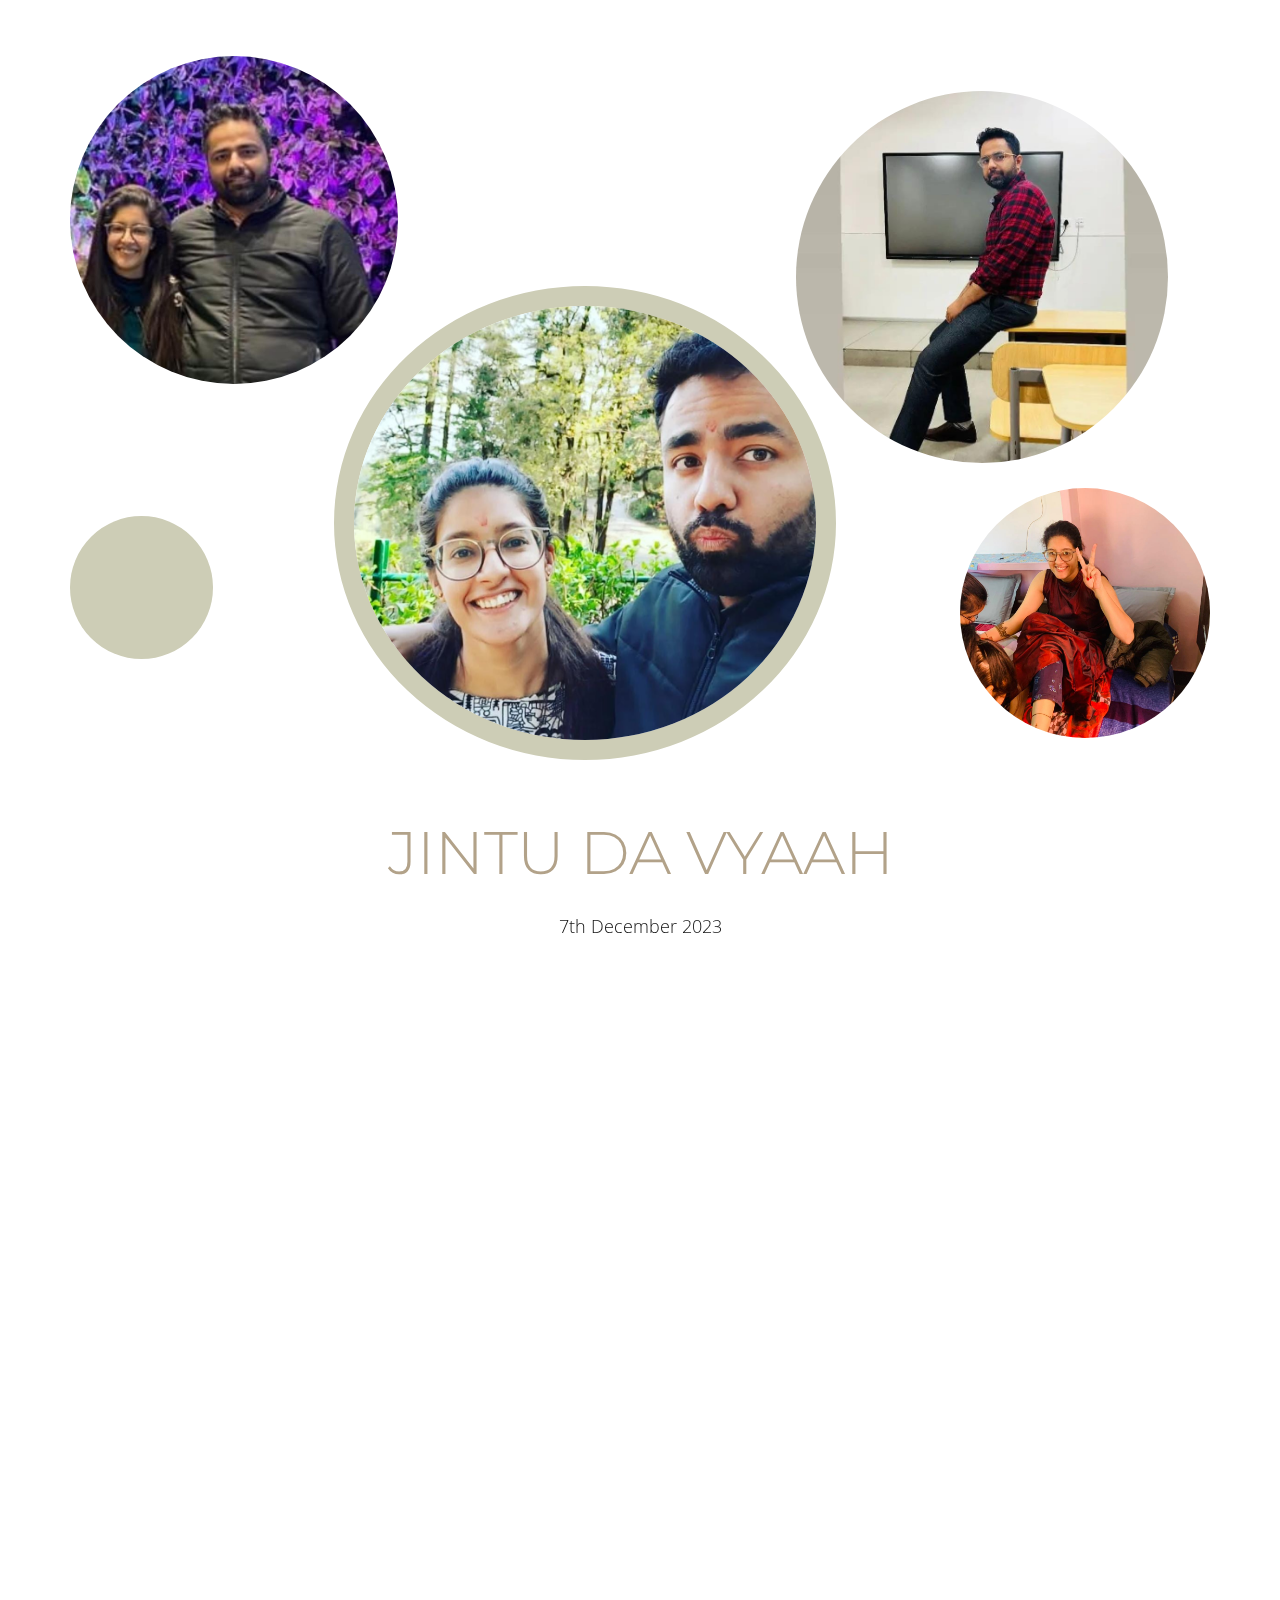
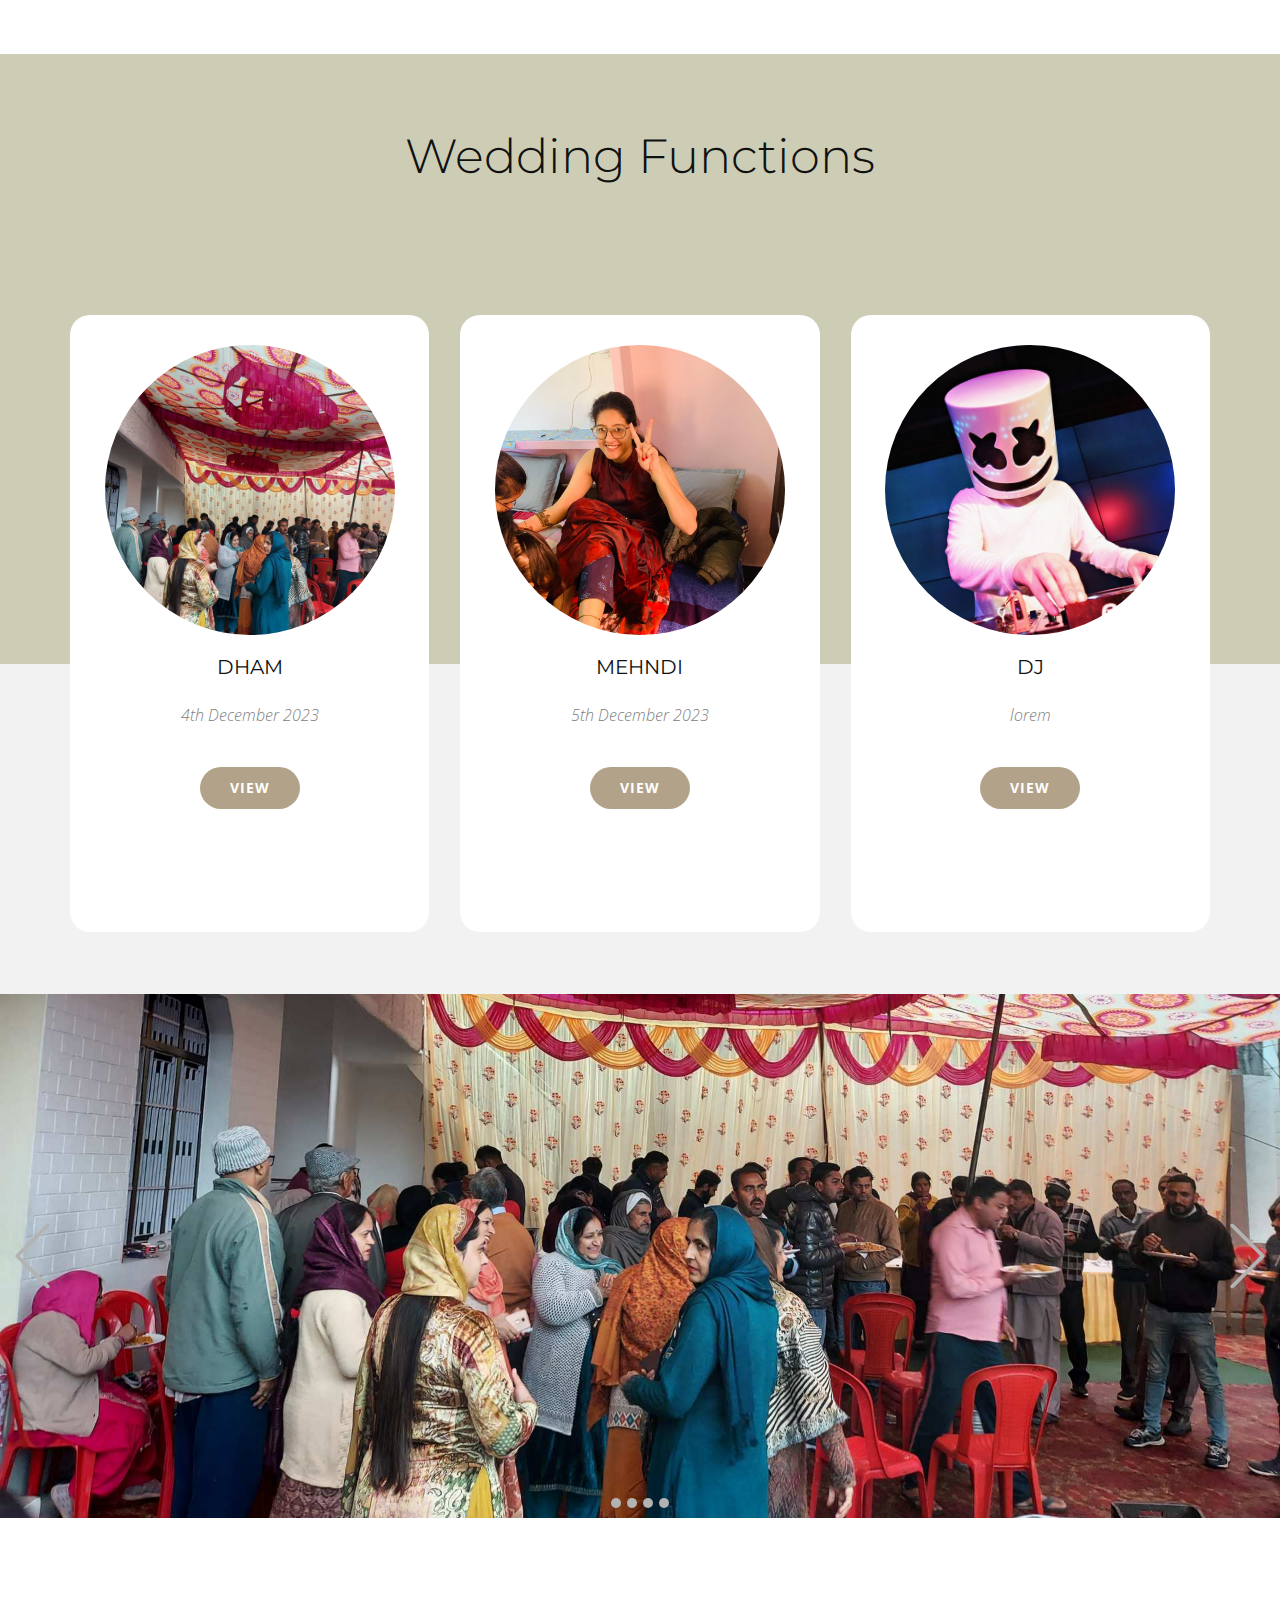
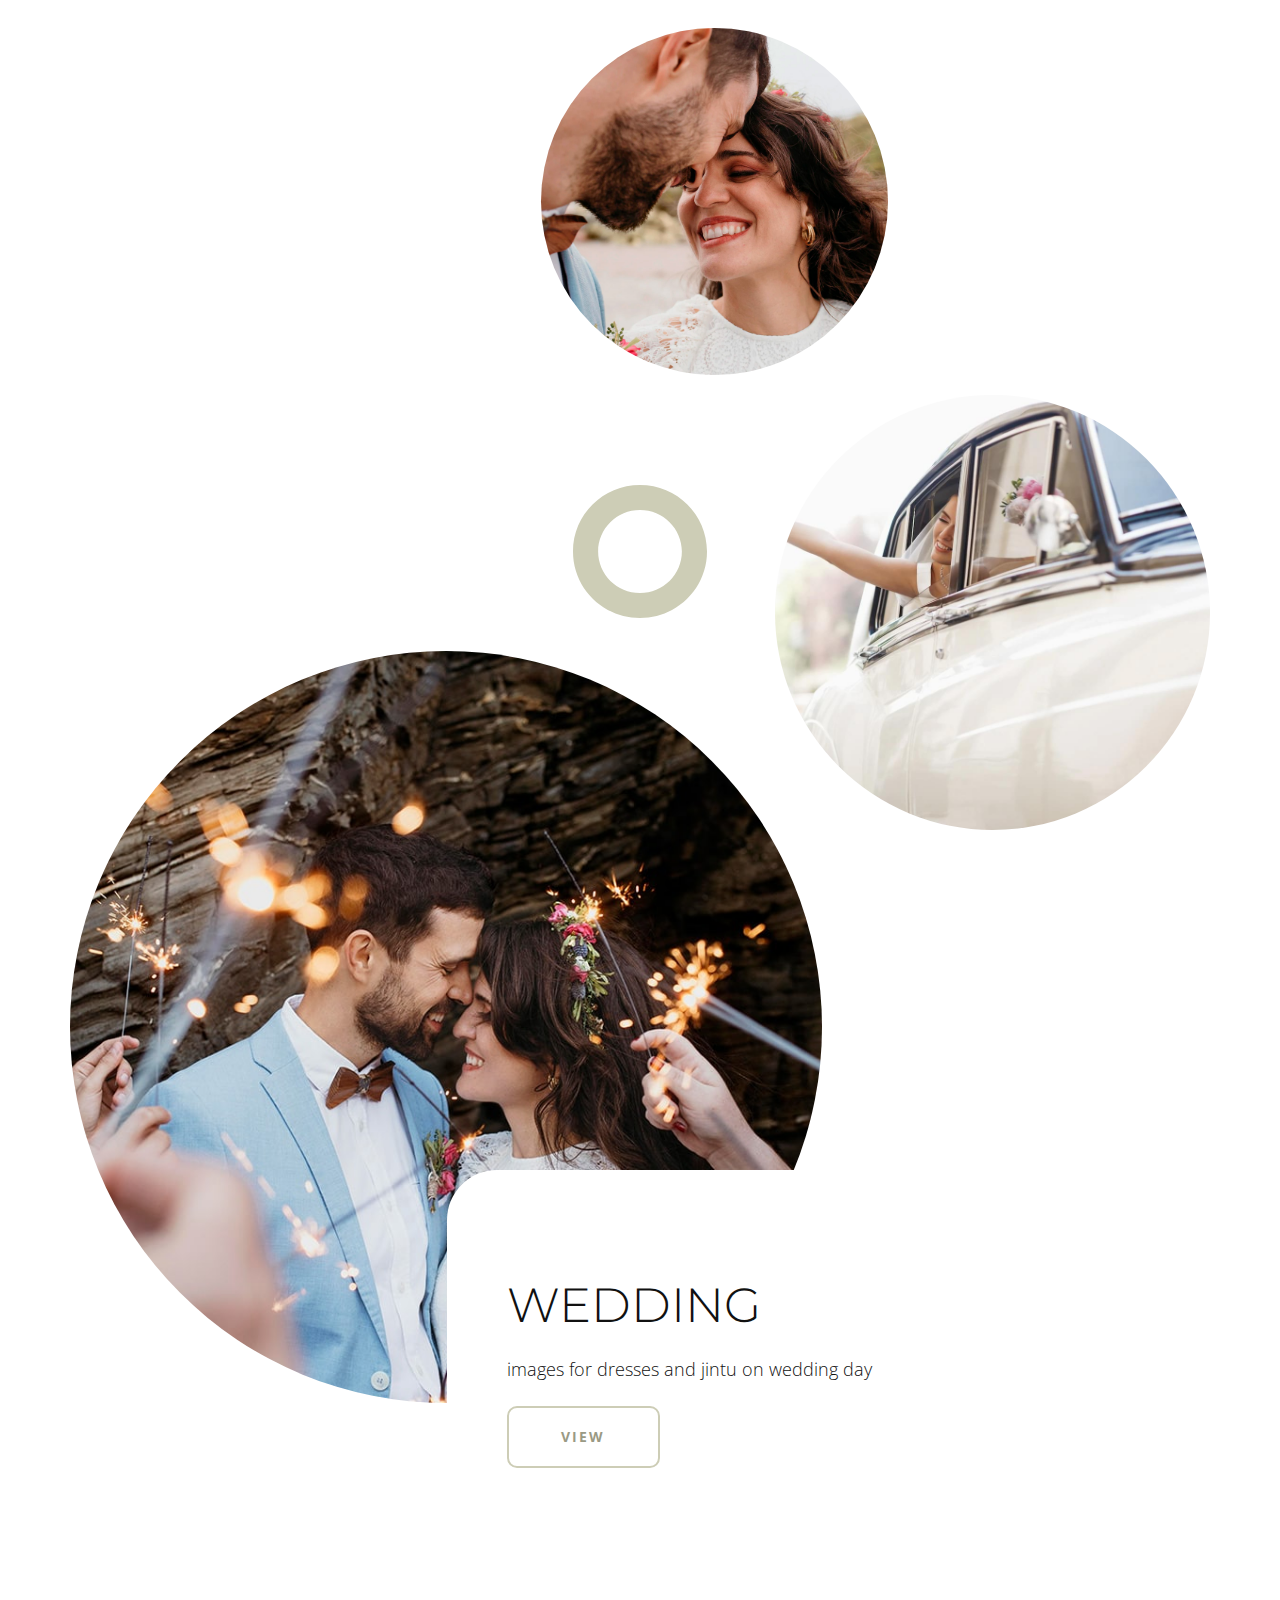
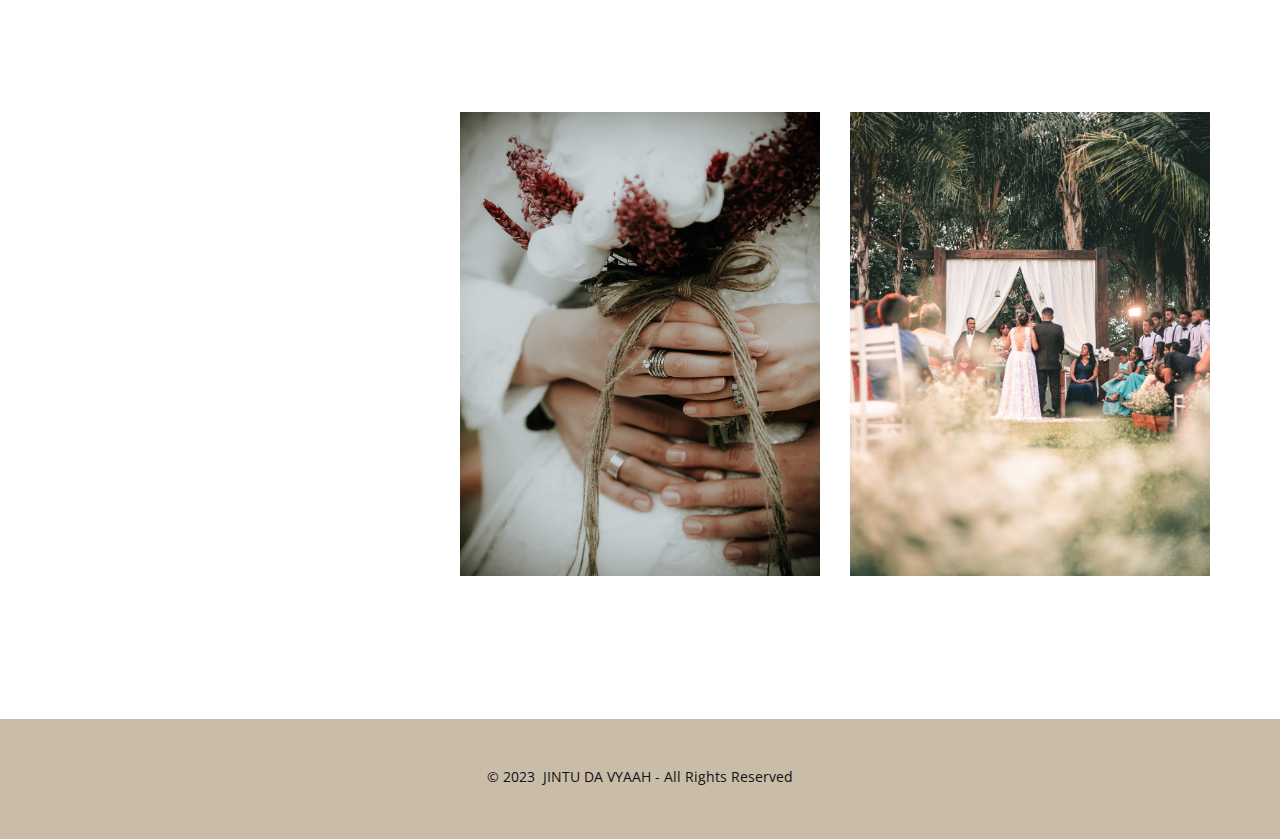
<file: index.html>
<!DOCTYPE html>
<html style="font-size: 16px;" lang="en"><head>
    <meta name="viewport" content="width=device-width, initial-scale=1.0">
    <meta charset="utf-8">
    <meta name="keywords" content="​ Are you dreaming of a romantic wedding?, Top Wedding Planning Tips, ​How to Plan a Wedding, How to Plan a Wedding, ​Trends And Dresses, About Our Agency, ​Find the perfect dress and accessories, ​Join Our Newsletter">
    <meta name="description" content="">
    <title>Home</title>
    <link rel="stylesheet" href="nicepage.css" media="screen">
<link rel="stylesheet" href="Home.css" media="screen">
    <script class="u-script" type="text/javascript" src="jquery.js" defer=""></script>
    <script class="u-script" type="text/javascript" src="nicepage.js" defer=""></script>
    <meta name="generator" content="Nicepage 5.20.7, nicepage.com">
    <link id="u-theme-google-font" rel="stylesheet" href="https://fonts.googleapis.com/css?family=Montserrat:100,100i,200,200i,300,300i,400,400i,500,500i,600,600i,700,700i,800,800i,900,900i|Open+Sans:300,300i,400,400i,500,500i,600,600i,700,700i,800,800i">
    <link id="u-page-google-font" rel="stylesheet" href="https://fonts.googleapis.com/css?family=Montserrat:100,100i,200,200i,300,300i,400,400i,500,500i,600,600i,700,700i,800,800i,900,900i">
    
    
    
    
    
    
    
    
    <script type="application/ld+json">{
		"@context": "http://schema.org",
		"@type": "Organization",
		"name": ""
}</script>
    <meta name="theme-color" content="#b2a289">
    <meta property="og:title" content="Home">
    <meta property="og:type" content="website">
  <meta data-intl-tel-input-cdn-path="intlTelInput/"></head>
  <body data-home-page="Home.html" data-home-page-title="Home" data-path-to-root="./" data-include-products="false" class="u-body u-xl-mode" data-lang="en"> 
    <section class="u-align-center-lg u-align-center-md u-align-center-xl u-align-left-sm u-align-left-xs u-clearfix u-lightbox u-white u-section-1" id="sec-785b">
      <div class="u-clearfix u-sheet u-valign-middle-xs u-sheet-1">
        <div class="u-palette-3-base u-preserve-proportions u-shape u-shape-circle u-shape-1" data-animation-name="customAnimationIn" data-animation-duration="1500" data-animation-delay="0"></div>
        <div class="u-image u-image-circle u-preserve-proportions u-image-1" alt="" data-image-width="842" data-image-height="1600" data-animation-name="customAnimationIn" data-animation-duration="1500"></div>
        <img class="u-image u-image-circle u-image-2" src="images/WhatsAppImage2023-12-05at10.39.11AM.jpeg" alt="" data-image-width="813" data-image-height="802" data-animation-name="customAnimationIn" data-animation-duration="1500">
        <img class="u-border-20 u-border-palette-3-base u-image u-image-circle u-image-3" src="images/WhatsAppImage2023-12-05at10.39.12AM.jpeg" alt="" data-image-width="1065" data-image-height="1082" data-animation-name="customAnimationIn" data-animation-duration="1500" data-animation-delay="250">
        <img class="u-image u-image-circle u-image-4" src="images/WhatsAppImage2023-12-05at10.42.27AM.jpeg" alt="" data-image-width="960" data-image-height="1280" data-animation-name="customAnimationIn" data-animation-duration="1500" data-animation-delay="250">
        <div class="u-align-center u-container-style u-expanded-width-sm u-expanded-width-xs u-group u-shape-rectangle u-group-1" data-animation-name="customAnimationIn" data-animation-duration="1500" data-animation-delay="500">
          <div class="u-container-layout u-valign-top-xs u-container-layout-1">
            <h2 class="u-text u-text-palette-1-base u-text-1"> JINTU DA VYAAH<br>
            </h2>
            <p class="u-text u-text-2">7th December 2023</p>
          </div>
        </div>
      </div>
    </section>
    <section class="u-align-center u-clearfix u-image u-parallax u-shading u-section-2" src="" data-image-width="1620" data-image-height="1080" id="carousel_aeea">
      <div class="u-clearfix u-sheet u-sheet-1"></div>
    </section>
    <section class="u-align-center u-clearfix u-grey-5 u-section-3" id="carousel_c208">
      <div class="u-expanded-width u-palette-3-base u-shape u-shape-rectangle u-shape-1"></div>
      <h2 class="u-text u-text-1">Wedding Functions</h2>
      <div class="u-list u-list-1">
        <div class="u-repeater u-repeater-1">
          <div class="u-align-center u-container-style u-list-item u-radius-20 u-repeater-item u-shape-round u-white u-list-item-1">
            <div class="u-container-layout u-similar-container u-container-layout-1">
              <div alt="" class="u-image u-image-circle u-image-1" data-image-width="4000" data-image-height="3000"></div>
              <h5 class="u-text u-text-2">DHAM</h5>
              <p class="u-text u-text-grey-50 u-text-3">4th December 2023</p>
              <a href="DHAM.html" class="u-btn u-btn-round u-button-style u-hover-palette-1-light-1 u-palette-1-base u-radius-50 u-btn-1">VIEW<br>
              </a>
            </div>
          </div>
          <div class="u-align-center u-container-style u-list-item u-radius-20 u-repeater-item u-shape-round u-video-cover u-white u-list-item-2">
            <div class="u-container-layout u-similar-container u-container-layout-2">
              <div alt="" class="u-image u-image-circle u-image-2" data-image-width="960" data-image-height="1280"></div>
              <h5 class="u-text u-text-4">MEHNDI</h5>
              <p class="u-text u-text-grey-50 u-text-5">5th December 2023</p>
              <a href="MEHNDI.html" class="u-btn u-btn-round u-button-style u-hover-palette-1-light-1 u-palette-1-base u-radius-50 u-btn-2">VIEW</a>
            </div>
          </div>
          <div class="u-align-center u-container-style u-list-item u-radius-20 u-repeater-item u-shape-round u-video-cover u-white u-list-item-3">
            <div class="u-container-layout u-similar-container u-container-layout-3">
              <div alt="" class="u-image u-image-circle u-image-3" data-image-width="1200" data-image-height="630"></div>
              <h5 class="u-text u-text-6">DJ</h5>
              <p class="u-text u-text-grey-50 u-text-7">lorem</p>
              <a href="DJ.html" class="u-btn u-btn-round u-button-style u-hover-palette-1-light-1 u-palette-1-base u-radius-50 u-btn-3">VIEW</a>
            </div>
          </div>
        </div>
      </div>
    </section>
    <section class="u-carousel u-slide u-block-5ad7-1" id="carousel-0bd4" data-interval="2250" data-u-ride="carousel">
      <ol class="u-absolute-hcenter u-carousel-indicators u-block-5ad7-2">
        <li data-u-target="#carousel-0bd4" class="u-active u-grey-30 u-shape-circle" data-u-slide-to="0" style="width: 10px; height: 10px;"></li>
        <li data-u-target="#carousel-0bd4" class="u-grey-30 u-shape-circle" data-u-slide-to="1" style="width: 10px; height: 10px;"></li>
        <li data-u-target="#carousel-0bd4" class="u-grey-30 u-shape-circle" data-u-slide-to="2" style="width: 10px; height: 10px;"></li>
        <li data-u-target="#carousel-0bd4" class="u-grey-30 u-shape-circle" style="width: 10px; height: 10px;" data-u-slide-to="3"></li>
      </ol>
      <div class="u-carousel-inner" role="listbox">
        <div class="u-active u-carousel-item u-clearfix u-container-align-center u-image u-section-4-1" data-image-width="4000" data-image-height="3000">
          <div class="u-clearfix u-sheet u-sheet-1"></div>
        </div>
        <div class="u-carousel-item u-clearfix u-container-align-center u-image u-section-4-2" data-image-width="4000" data-image-height="3000">
          <div class="u-clearfix u-sheet u-sheet-1"></div>
        </div>
        <div class="u-carousel-item u-clearfix u-container-align-center u-image u-section-4-3" data-image-width="4000" data-image-height="3000">
          <div class="u-clearfix u-sheet u-sheet-1"></div>
        </div>
        <div class="u-carousel-item u-clearfix u-container-align-center u-image u-section-4-4" data-image-width="4000" data-image-height="3000">
          <div class="u-clearfix u-sheet u-sheet-1"></div>
        </div>
      </div>
      <a class="u-absolute-vcenter u-carousel-control u-carousel-control-prev u-text-grey-30 u-block-5ad7-3" href="#carousel-0bd4" role="button" data-u-slide="prev">
        <span aria-hidden="true">
          <svg class="u-svg-link" viewBox="0 0 477.175 477.175"><path d="M145.188,238.575l215.5-215.5c5.3-5.3,5.3-13.8,0-19.1s-13.8-5.3-19.1,0l-225.1,225.1c-5.3,5.3-5.3,13.8,0,19.1l225.1,225
                    c2.6,2.6,6.1,4,9.5,4s6.9-1.3,9.5-4c5.3-5.3,5.3-13.8,0-19.1L145.188,238.575z"></path></svg>
        </span>
        <span class="sr-only">Previous</span>
      </a>
      <a class="u-absolute-vcenter u-carousel-control u-carousel-control-next u-text-grey-30 u-block-5ad7-4" href="#carousel-0bd4" role="button" data-u-slide="next">
        <span aria-hidden="true">
          <svg class="u-svg-link" viewBox="0 0 477.175 477.175"><path d="M360.731,229.075l-225.1-225.1c-5.3-5.3-13.8-5.3-19.1,0s-5.3,13.8,0,19.1l215.5,215.5l-215.5,215.5
                    c-5.3,5.3-5.3,13.8,0,19.1c2.6,2.6,6.1,4,9.5,4c3.4,0,6.9-1.3,9.5-4l225.1-225.1C365.931,242.875,365.931,234.275,360.731,229.075z"></path></svg>
        </span>
        <span class="sr-only">Next</span>
      </a>
    </section>
    <section class="u-clearfix u-lightbox u-section-5" id="carousel_f152">
      <div class="u-clearfix u-sheet u-valign-middle-lg u-valign-middle-md u-valign-middle-sm u-sheet-1">
        <div class="u-image u-image-circle u-preserve-proportions u-image-1" data-image-width="1212" data-image-height="920"></div>
        <div class="u-preserve-proportions u-shape u-shape-svg u-text-palette-3-base u-shape-1">
          <svg class="u-svg-link" preserveAspectRatio="none" viewBox="0 0 160 160" style=""><use xmlns:xlink="http://www.w3.org/1999/xlink" xlink:href="#svg-410b"></use></svg>
          <svg class="u-svg-content" viewBox="0 0 160 160" x="0px" y="0px" id="svg-410b" style="enable-background:new 0 0 160 160;"><path d="M80,30c27.6,0,50,22.4,50,50s-22.4,50-50,50s-50-22.4-50-50S52.4,30,80,30 M80,0C35.8,0,0,35.8,0,80s35.8,80,80,80
	s80-35.8,80-80S124.2,0,80,0L80,0z"></path></svg>
        </div>
        <div class="u-palette-3-base u-preserve-proportions u-shape u-shape-circle u-shape-2" data-animation-name="customAnimationIn" data-animation-duration="1500" data-animation-delay="250"></div>
        <div class="u-image u-image-circle u-preserve-proportions u-image-2" data-image-width="800" data-image-height="800"></div>
        <div class="u-image u-image-circle u-preserve-proportions u-image-3" data-image-width="1380" data-image-height="920"></div>
        <div class="u-align-left u-container-style u-expanded-width-sm u-expanded-width-xs u-group u-radius-50 u-shape-round u-white u-group-1">
          <div class="u-container-layout u-container-layout-1">
            <h2 class="u-text u-text-1">WEDDING</h2>
            <p class="u-text u-text-2">images for dresses and jintu on wedding day&nbsp;&nbsp;<i></i>
            </p>
            <a href="mainEVENT.html" class="u-active-palette-3-base u-align-center u-border-2 u-border-active-palette-3-base u-border-hover-palette-3-base u-border-palette-3-base u-btn u-btn-round u-button-style u-hover-palette-3-base u-none u-radius-10 u-text-active-white u-text-hover-white u-text-palette-3-dark-1 u-btn-1" target="_blank" data-animation-name="" data-animation-duration="0" data-animation-delay="0" data-animation-direction="">VIEW</a>
          </div>
        </div>
      </div>
    </section>
    <section class="u-clearfix u-image u-lightbox u-parallax u-shading u-section-6" id="carousel_9504">
      <div class="u-clearfix u-sheet u-sheet-1">
        <div class="data-layout-selected u-clearfix u-expanded-width u-gutter-30 u-layout-wrap u-layout-wrap-1">
          <div class="u-gutter-0 u-layout">
            <div class="u-layout-row">
              <div class="u-container-style u-layout-cell u-right-cell u-size-20 u-layout-cell-1">
                <div class="u-container-layout u-valign-middle u-container-layout-1">
                  <h2 class="u-align-center u-text u-text-1">JINTU K Vyaah Me Aap Ka Swagat H</h2>
                </div>
              </div>
              <div class="u-container-style u-image u-layout-cell u-size-20 u-image-1">
                <div class="u-container-layout u-container-layout-2"></div>
              </div>
              <div class="u-container-style u-image u-layout-cell u-left-cell u-size-20 u-image-2">
                <div class="u-container-layout u-container-layout-3"></div>
              </div>
            </div>
          </div>
        </div>
      </div>
    </section>
    
    
    
    <footer class="u-align-center u-clearfix u-footer u-palette-1-light-1 u-footer" id="sec-0e24"><div class="u-clearfix u-sheet u-sheet-1">
        <p class="u-small-text u-text u-text-variant u-text-1">© 2023&nbsp; JINTU DA VYAAH -&nbsp;All Rights Reserved</p>
      </div></footer>
  <span style="height: 64px; width: 64px; margin-left: 0px; margin-right: auto; margin-top: 0px; right: 20px; bottom: 20px;" class="u-back-to-top u-file-icon u-icon u-opacity u-opacity-85" data-href="#"><img src="images/4342129.png" alt=""></span>
  
</body></html>
</file>
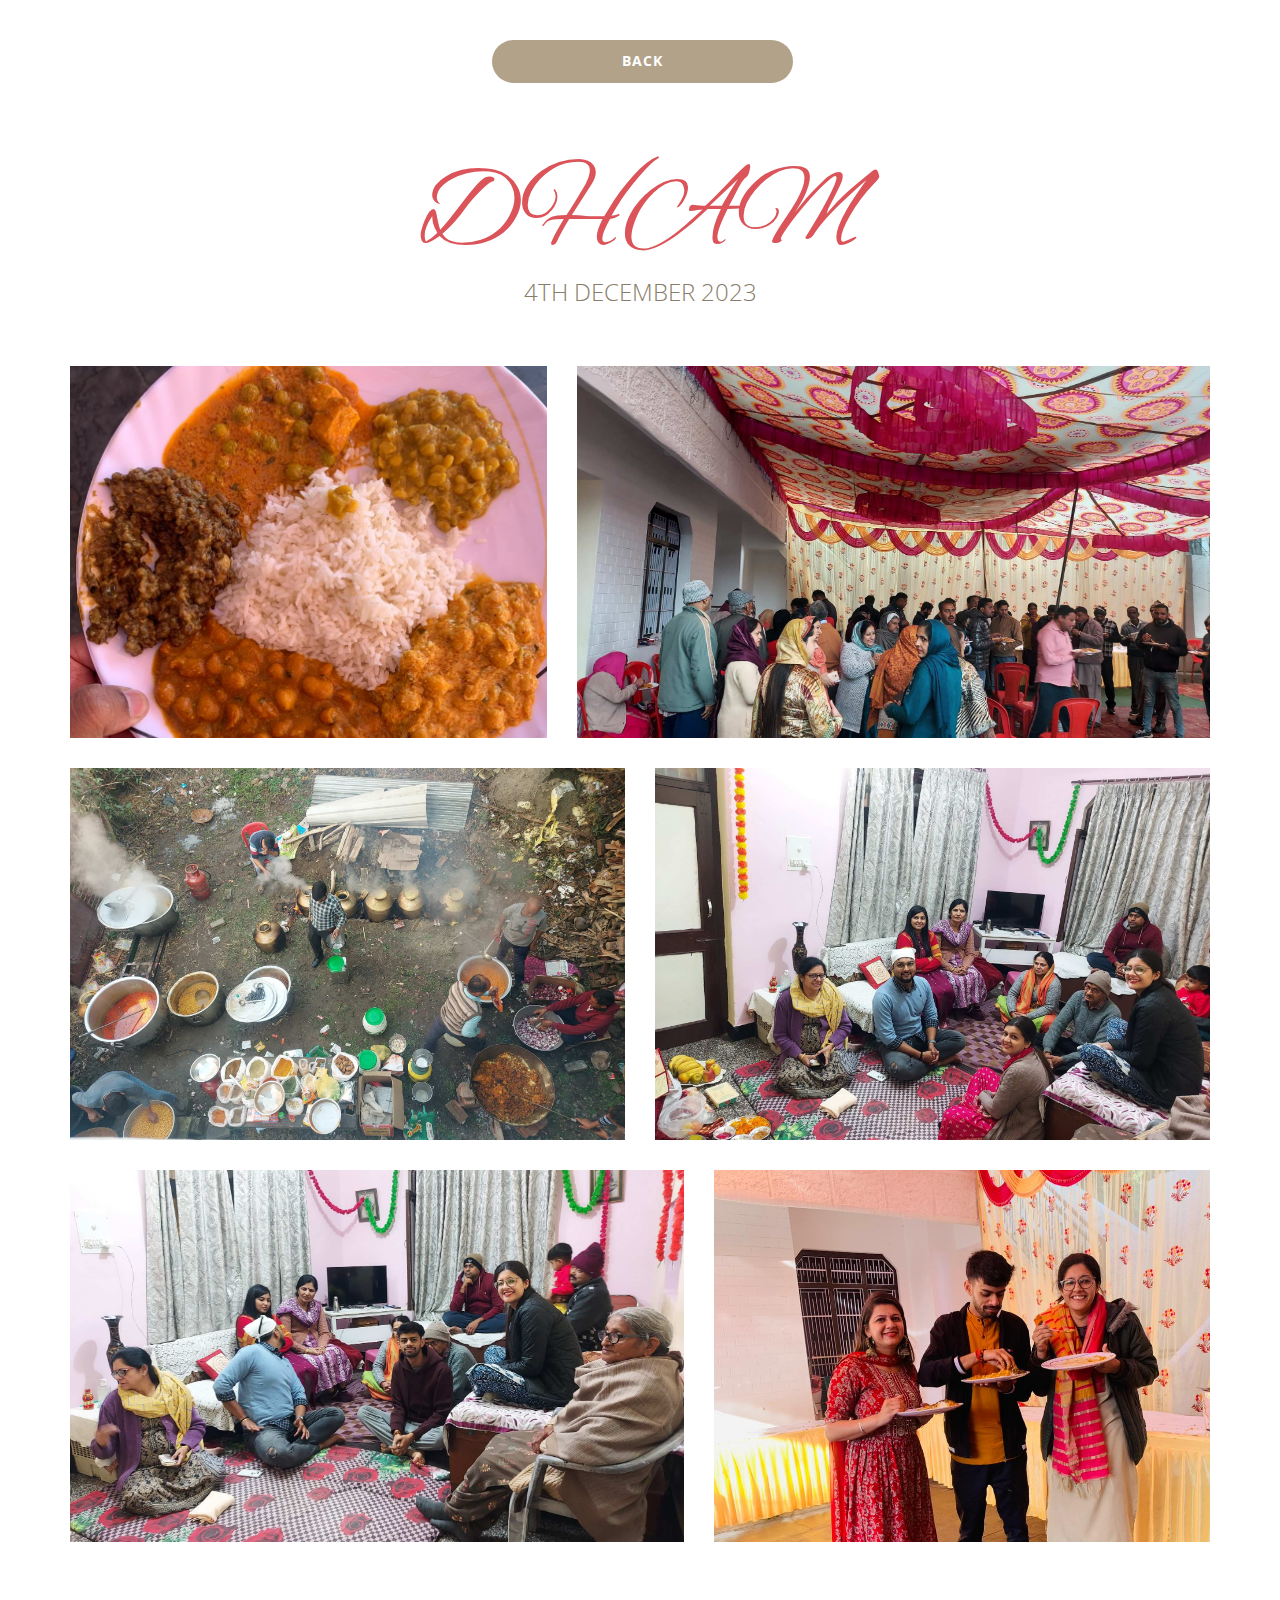
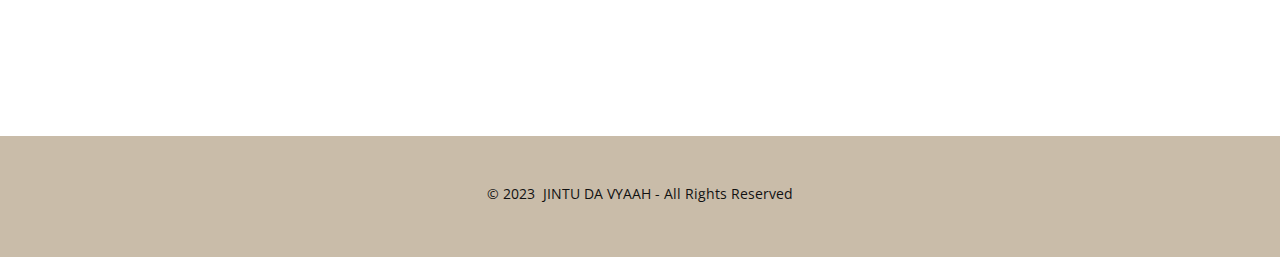
<file: DHAM.html>
<!DOCTYPE html>
<html style="font-size: 16px;" lang="en"><head>
    <meta name="viewport" content="width=device-width, initial-scale=1.0">
    <meta charset="utf-8">
    <meta name="keywords" content="DHAM">
    <meta name="description" content="">
    <title>DHAM</title>
    <link rel="stylesheet" href="nicepage.css" media="screen">
<link rel="stylesheet" href="DHAM.css" media="screen">
    <script class="u-script" type="text/javascript" src="jquery.js" defer=""></script>
    <script class="u-script" type="text/javascript" src="nicepage.js" defer=""></script>
    <meta name="generator" content="Nicepage 5.20.7, nicepage.com">
    <link id="u-theme-google-font" rel="stylesheet" href="https://fonts.googleapis.com/css?family=Montserrat:100,100i,200,200i,300,300i,400,400i,500,500i,600,600i,700,700i,800,800i,900,900i|Open+Sans:300,300i,400,400i,500,500i,600,600i,700,700i,800,800i">
    <link id="u-page-google-font" rel="stylesheet" href="https://fonts.googleapis.com/css?family=Alex+Brush:400">
    
    
    
    <script type="application/ld+json">{
		"@context": "http://schema.org",
		"@type": "Organization",
		"name": ""
}</script>
    <meta name="theme-color" content="#b2a289">
    <meta property="og:title" content="DHAM">
    <meta property="og:type" content="website">
  <meta data-intl-tel-input-cdn-path="intlTelInput/"></head>
  <body data-path-to-root="./" data-include-products="false" class="u-body u-xl-mode" data-lang="en"><header class="u-clearfix u-header u-header" id="sec-c043"><div class="u-clearfix u-sheet u-sheet-1">
        <a href="Home.html" class="u-btn u-btn-round u-button-style u-hover-palette-1-light-1 u-palette-1-base u-radius-50 u-btn-1">BACK</a>
      </div></header>
    <section class="u-align-center u-clearfix u-lightbox u-section-1" id="carousel_7489">
      <div class="u-clearfix u-sheet u-sheet-1">
        <h1 class="u-custom-font u-text u-text-palette-2-base u-text-1">DHAM</h1>
        <p class="u-text u-text-palette-1-dark-1 u-text-2">4TH DECEMBER 2023</p>
        <div class="data-layout-selected u-clearfix u-expanded-width u-gutter-30 u-layout-wrap u-layout-wrap-1">
          <div class="u-gutter-0 u-layout">
            <div class="u-layout-col">
              <div class="u-size-20">
                <div class="u-layout-row">
                  <div class="u-align-center u-container-style u-image u-layout-cell u-left-cell u-size-26 u-image-1" data-image-width="960" data-image-height="1280">
                    <div class="u-container-layout"></div>
                  </div>
                  <div class="u-container-style u-image u-layout-cell u-right-cell u-size-34 u-image-2" data-image-width="4000" data-image-height="3000">
                    <div class="u-container-layout"></div>
                  </div>
                </div>
              </div>
              <div class="u-size-20">
                <div class="u-layout-row">
                  <div class="u-align-center u-container-style u-image u-layout-cell u-left-cell u-size-30 u-image-3" data-image-width="4000" data-image-height="3000">
                    <div class="u-container-layout"></div>
                  </div>
                  <div class="u-container-style u-image u-layout-cell u-right-cell u-size-30 u-image-4" data-image-width="4000" data-image-height="3000">
                    <div class="u-container-layout"></div>
                  </div>
                </div>
              </div>
              <div class="u-size-20">
                <div class="u-layout-row">
                  <div class="u-container-style u-image u-layout-cell u-left-cell u-size-33 u-image-5" data-image-width="4000" data-image-height="3000">
                    <div class="u-container-layout"></div>
                  </div>
                  <div class="u-container-style u-image u-layout-cell u-right-cell u-size-27 u-image-6" data-image-width="960" data-image-height="1280">
                    <div class="u-container-layout"></div>
                  </div>
                </div>
              </div>
            </div>
          </div>
        </div>
      </div>
    </section>
    
    
    
    <footer class="u-align-center u-clearfix u-footer u-palette-1-light-1 u-footer" id="sec-0e24"><div class="u-clearfix u-sheet u-sheet-1">
        <p class="u-small-text u-text u-text-variant u-text-1">© 2023&nbsp; JINTU DA VYAAH -&nbsp;All Rights Reserved</p>
      </div></footer>
<span style="height: 64px; width: 64px; margin-left: 0px; margin-right: auto; margin-top: 0px; right: 20px; bottom: 20px;" class="u-back-to-top u-file-icon u-icon u-opacity u-opacity-85" data-href="#"><img src="images/4342129.png" alt=""></span>
  
</body></html>
</file>
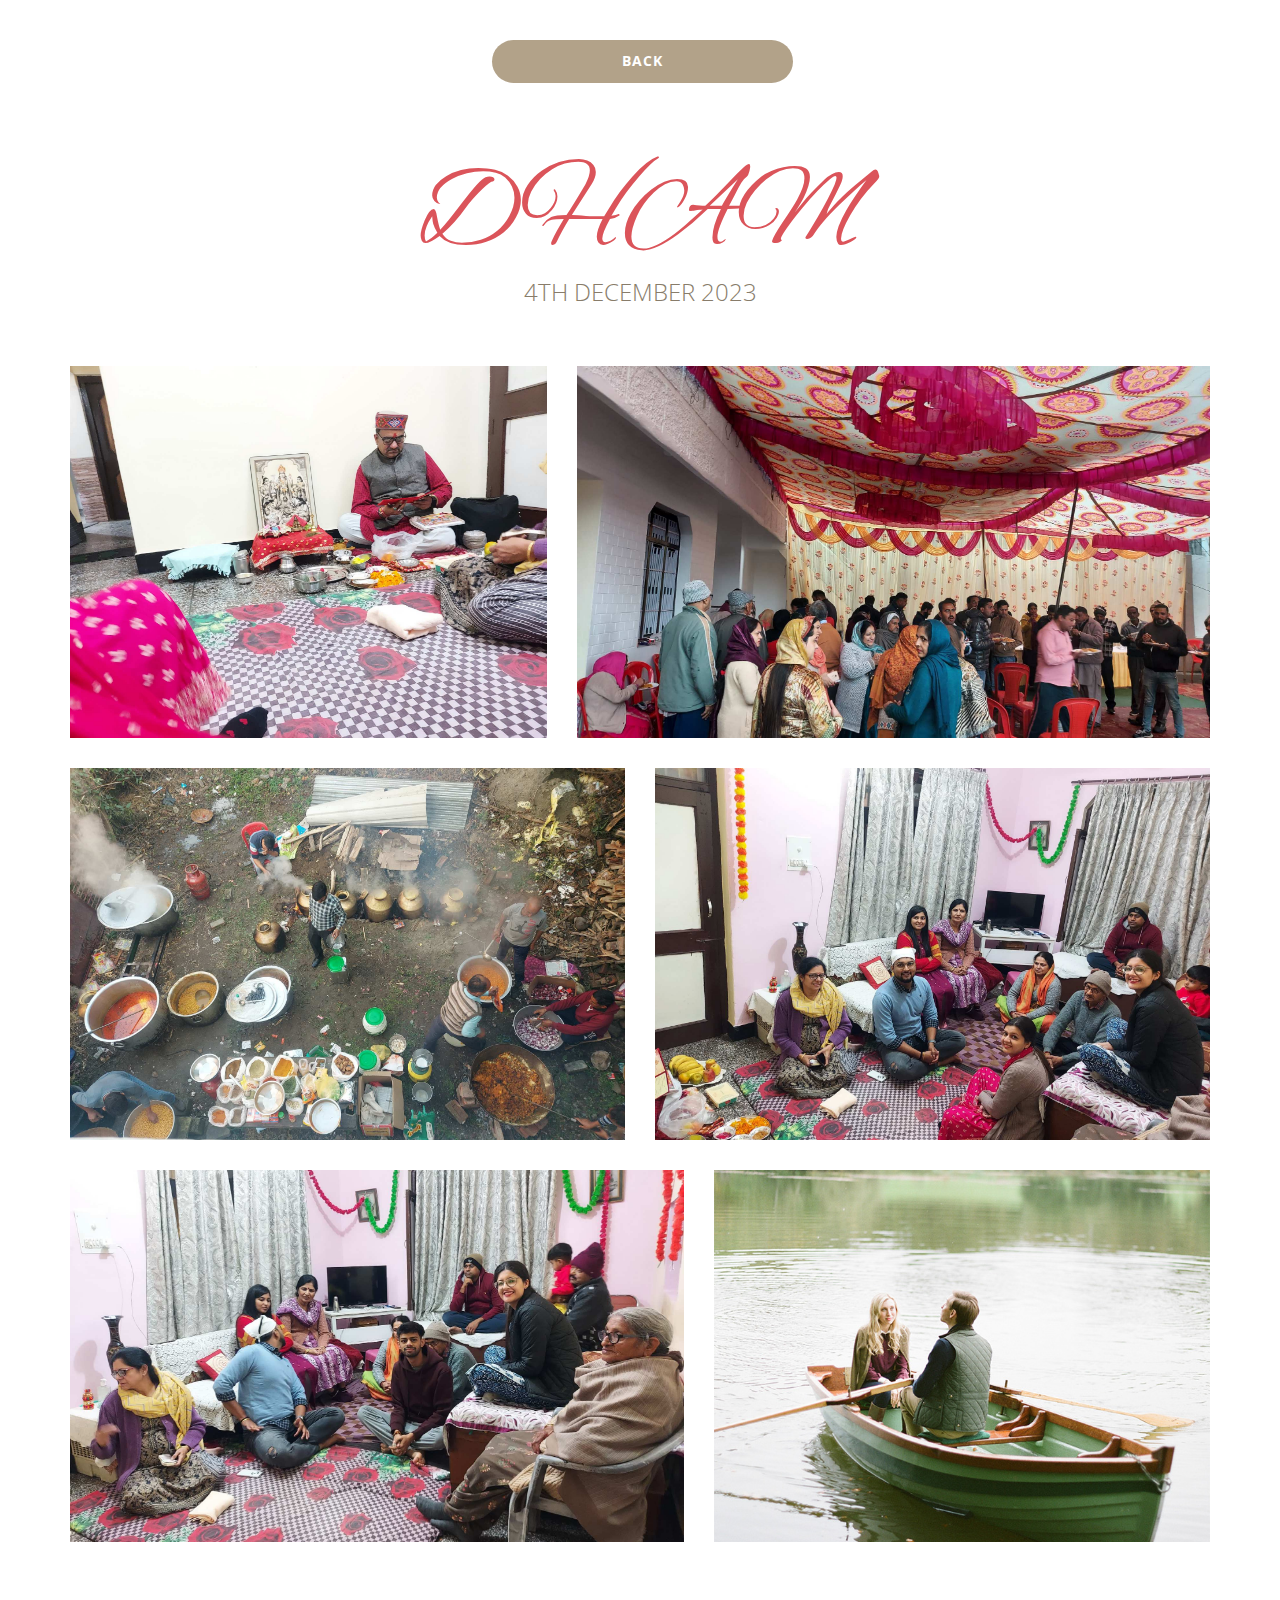
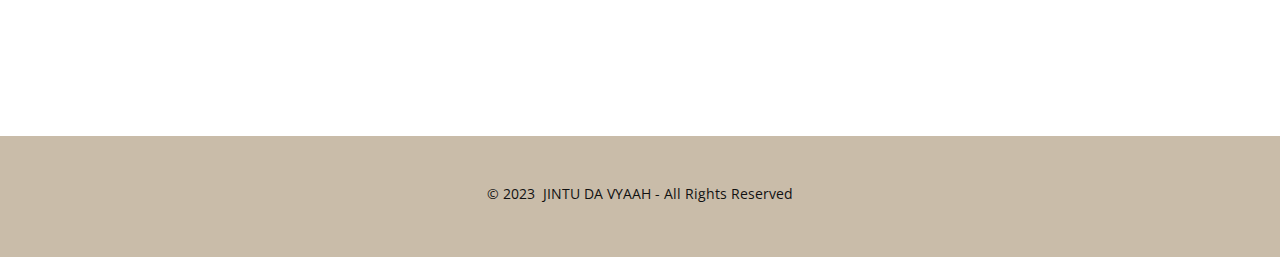
<file: DJ.html>
<!DOCTYPE html>
<html style="font-size: 16px;" lang="en"><head>
    <meta name="viewport" content="width=device-width, initial-scale=1.0">
    <meta charset="utf-8">
    <meta name="keywords" content="DHAM">
    <meta name="description" content="">
    <title>DJ</title>
    <link rel="stylesheet" href="nicepage.css" media="screen">
<link rel="stylesheet" href="DJ.css" media="screen">
    <script class="u-script" type="text/javascript" src="jquery.js" defer=""></script>
    <script class="u-script" type="text/javascript" src="nicepage.js" defer=""></script>
    <meta name="generator" content="Nicepage 5.20.7, nicepage.com">
    <link id="u-theme-google-font" rel="stylesheet" href="https://fonts.googleapis.com/css?family=Montserrat:100,100i,200,200i,300,300i,400,400i,500,500i,600,600i,700,700i,800,800i,900,900i|Open+Sans:300,300i,400,400i,500,500i,600,600i,700,700i,800,800i">
    <link id="u-page-google-font" rel="stylesheet" href="https://fonts.googleapis.com/css?family=Alex+Brush:400">
    
    
    
    <script type="application/ld+json">{
		"@context": "http://schema.org",
		"@type": "Organization",
		"name": ""
}</script>
    <meta name="theme-color" content="#b2a289">
    <meta property="og:title" content="DJ">
    <meta property="og:type" content="website">
  <meta data-intl-tel-input-cdn-path="intlTelInput/"></head>
  <body data-path-to-root="./" data-include-products="false" class="u-body u-xl-mode" data-lang="en"><header class="u-clearfix u-header u-header" id="sec-c043"><div class="u-clearfix u-sheet u-sheet-1">
        <a href="Home.html" class="u-btn u-btn-round u-button-style u-hover-palette-1-light-1 u-palette-1-base u-radius-50 u-btn-1">BACK</a>
      </div></header>
    <section class="u-align-center u-clearfix u-lightbox u-section-1" id="carousel_7489">
      <div class="u-clearfix u-sheet u-sheet-1">
        <h1 class="u-custom-font u-text u-text-palette-2-base u-text-1">DHAM</h1>
        <p class="u-text u-text-palette-1-dark-1 u-text-2">4TH DECEMBER 2023</p>
        <div class="data-layout-selected u-clearfix u-expanded-width u-gutter-30 u-layout-wrap u-layout-wrap-1">
          <div class="u-gutter-0 u-layout">
            <div class="u-layout-col">
              <div class="u-size-20">
                <div class="u-layout-row">
                  <div class="u-align-center u-container-style u-image u-layout-cell u-left-cell u-size-26 u-image-1" data-image-width="4000" data-image-height="3000">
                    <div class="u-container-layout"></div>
                  </div>
                  <div class="u-container-style u-image u-layout-cell u-right-cell u-size-34 u-image-2" data-image-width="4000" data-image-height="3000">
                    <div class="u-container-layout"></div>
                  </div>
                </div>
              </div>
              <div class="u-size-20">
                <div class="u-layout-row">
                  <div class="u-align-center u-container-style u-image u-layout-cell u-left-cell u-size-30 u-image-3" data-image-width="4000" data-image-height="3000">
                    <div class="u-container-layout"></div>
                  </div>
                  <div class="u-container-style u-image u-layout-cell u-right-cell u-size-30 u-image-4" data-image-width="4000" data-image-height="3000">
                    <div class="u-container-layout"></div>
                  </div>
                </div>
              </div>
              <div class="u-size-20">
                <div class="u-layout-row">
                  <div class="u-container-style u-image u-layout-cell u-left-cell u-size-33 u-image-5" data-image-width="4000" data-image-height="3000">
                    <div class="u-container-layout"></div>
                  </div>
                  <div class="u-container-style u-image u-layout-cell u-right-cell u-size-27 u-image-6">
                    <div class="u-container-layout"></div>
                  </div>
                </div>
              </div>
            </div>
          </div>
        </div>
      </div>
    </section>
    
    
    
    <footer class="u-align-center u-clearfix u-footer u-palette-1-light-1 u-footer" id="sec-0e24"><div class="u-clearfix u-sheet u-sheet-1">
        <p class="u-small-text u-text u-text-variant u-text-1">© 2023&nbsp; JINTU DA VYAAH -&nbsp;All Rights Reserved</p>
      </div></footer>
<span style="height: 64px; width: 64px; margin-left: 0px; margin-right: auto; margin-top: 0px; right: 20px; bottom: 20px;" class="u-back-to-top u-file-icon u-icon u-opacity u-opacity-85" data-href="#"><img src="images/4342129.png" alt=""></span>
  
</body></html>
</file>
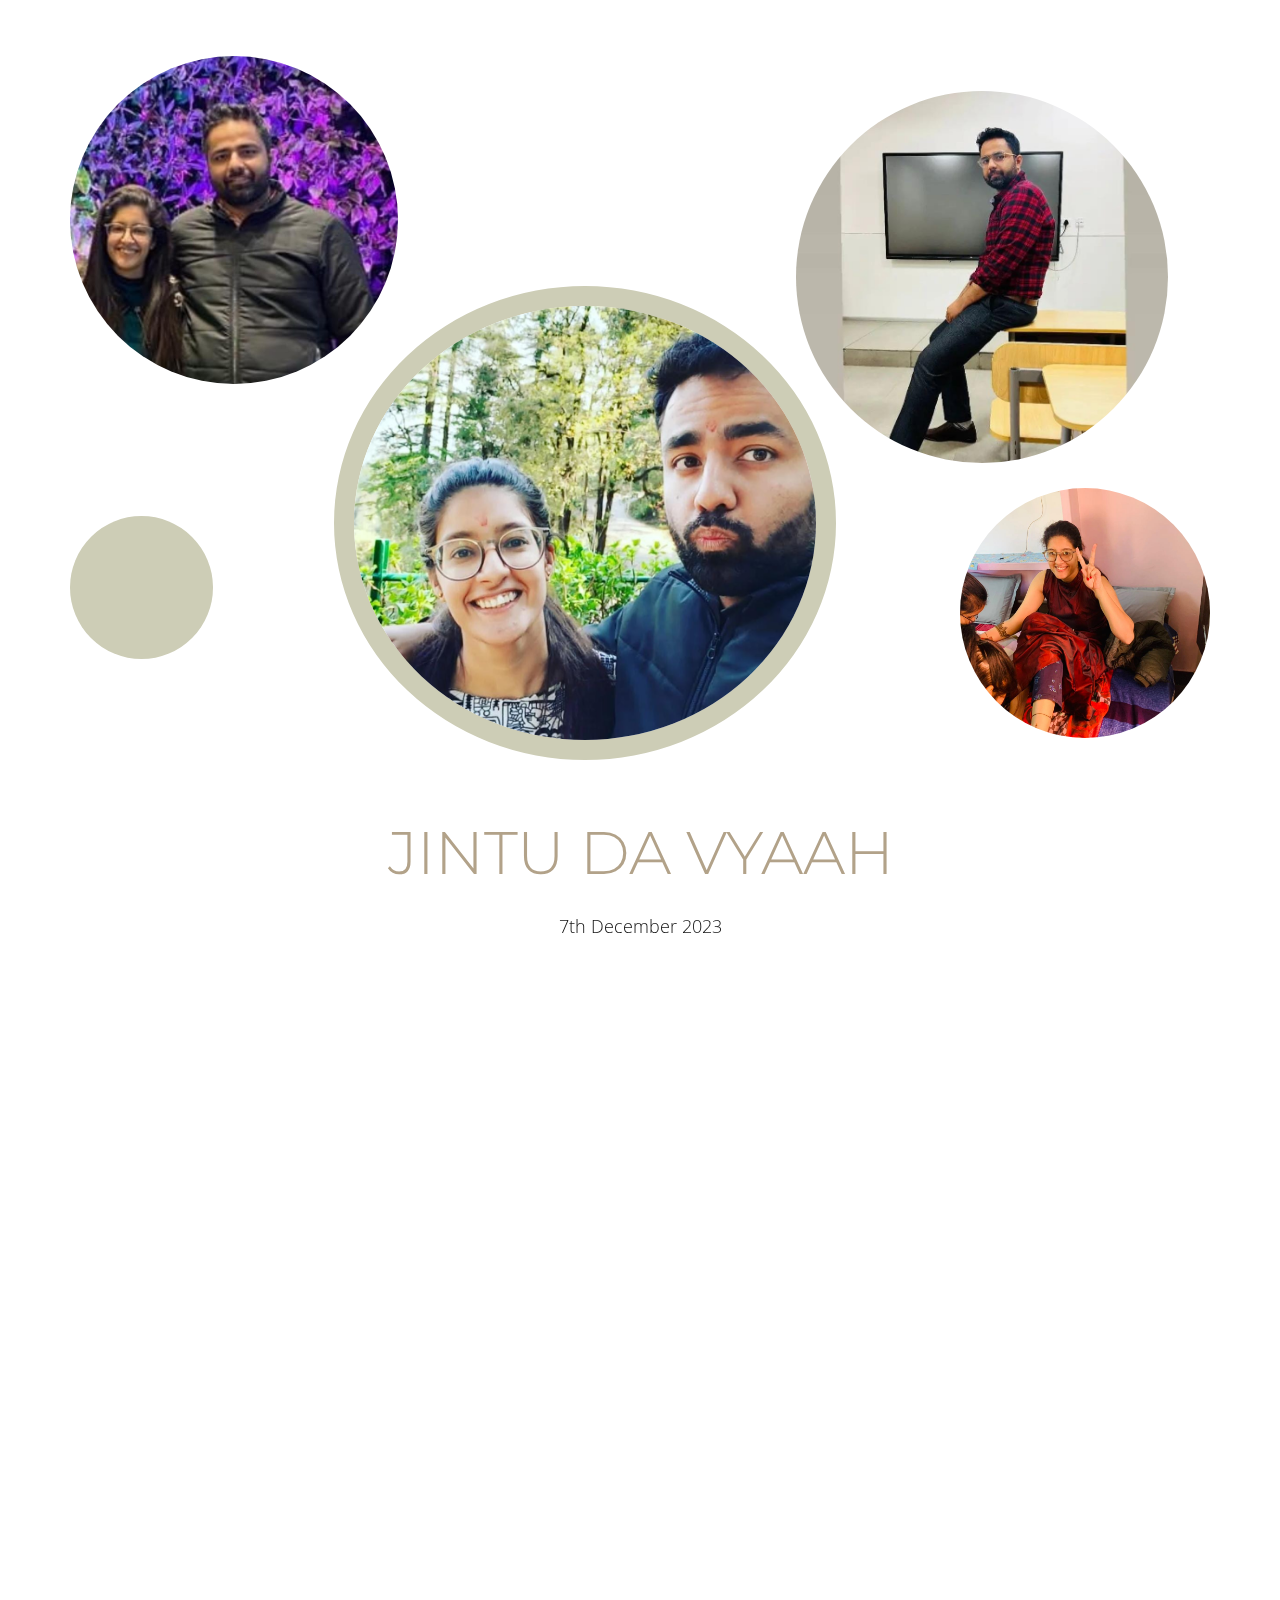
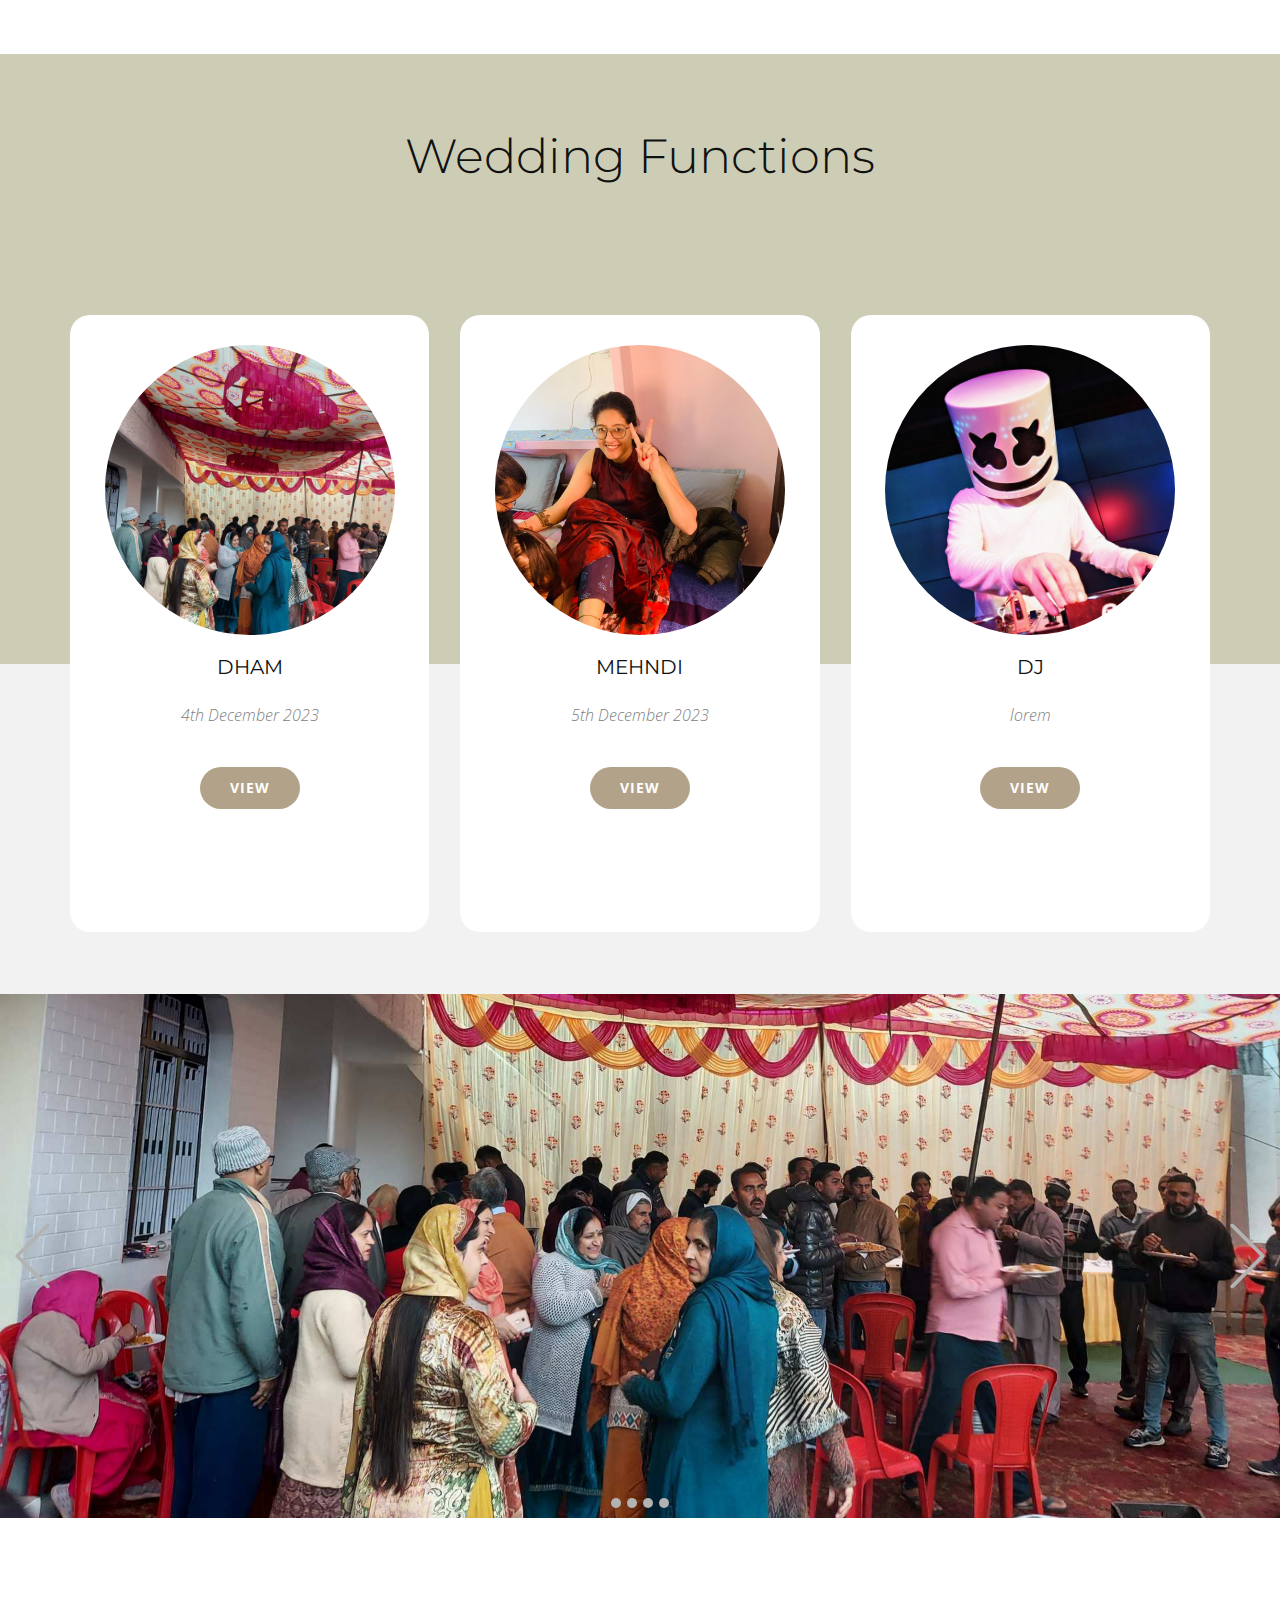
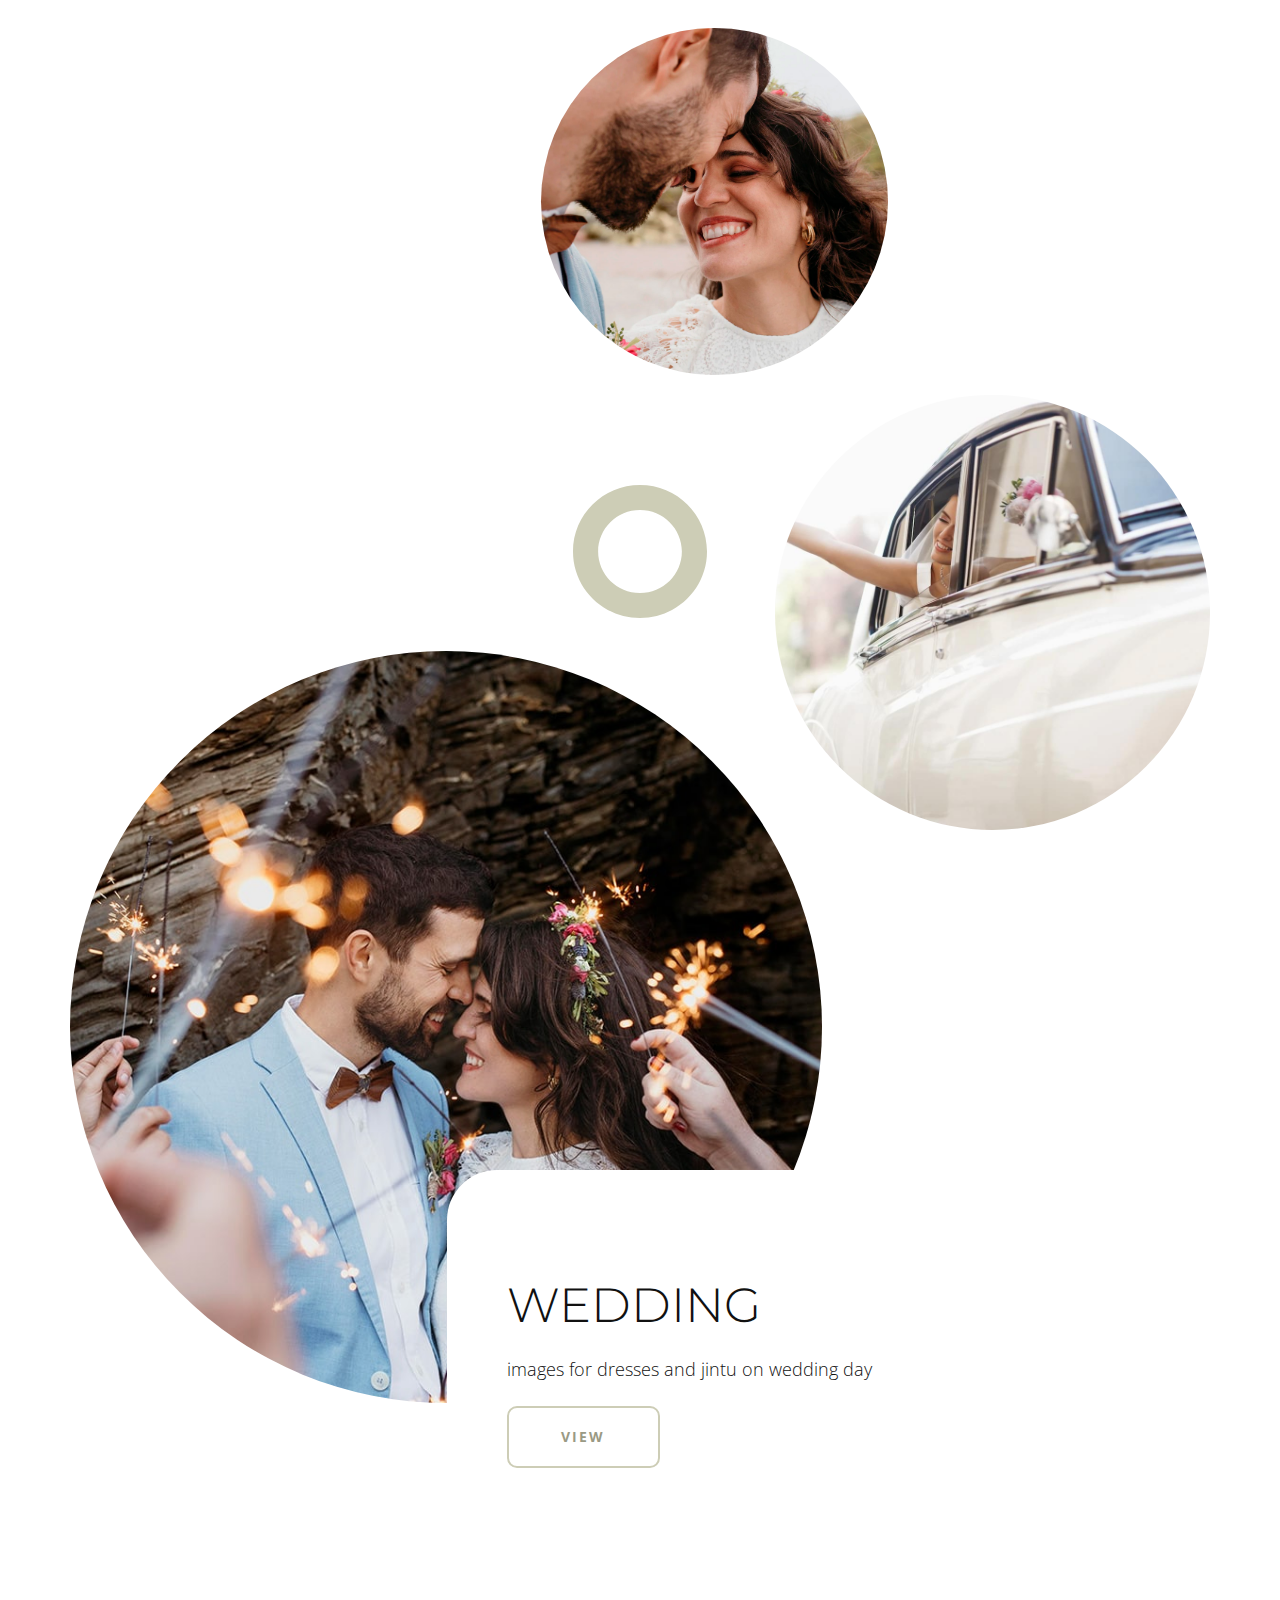
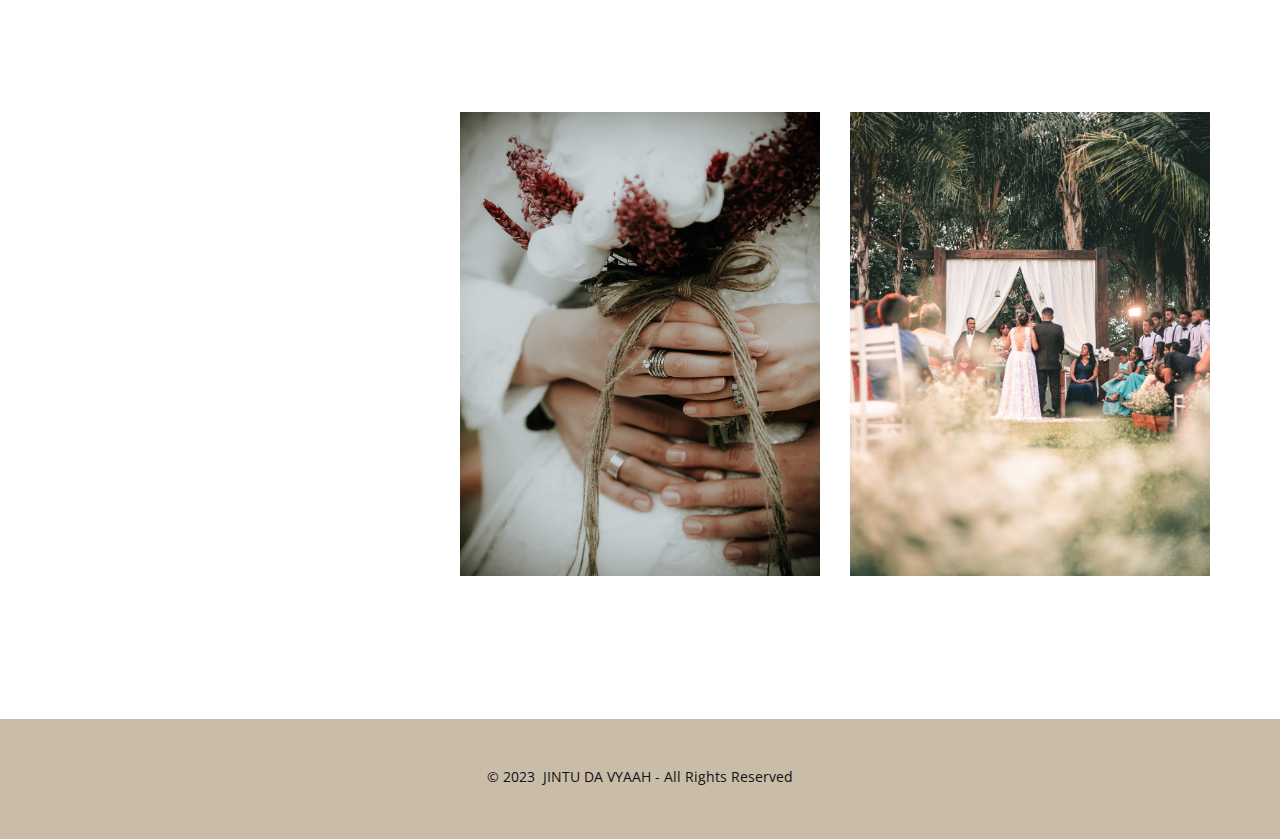
<file: Home.html>
<!DOCTYPE html>
<html style="font-size: 16px;" lang="en"><head>
    <meta name="viewport" content="width=device-width, initial-scale=1.0">
    <meta charset="utf-8">
    <meta name="keywords" content="​ Are you dreaming of a romantic wedding?, Top Wedding Planning Tips, ​How to Plan a Wedding, How to Plan a Wedding, ​Trends And Dresses, About Our Agency, ​Find the perfect dress and accessories, ​Join Our Newsletter">
    <meta name="description" content="">
    <title>Home</title>
    <link rel="stylesheet" href="nicepage.css" media="screen">
<link rel="stylesheet" href="Home.css" media="screen">
    <script class="u-script" type="text/javascript" src="jquery.js" defer=""></script>
    <script class="u-script" type="text/javascript" src="nicepage.js" defer=""></script>
    <meta name="generator" content="Nicepage 5.20.7, nicepage.com">
    <link id="u-theme-google-font" rel="stylesheet" href="https://fonts.googleapis.com/css?family=Montserrat:100,100i,200,200i,300,300i,400,400i,500,500i,600,600i,700,700i,800,800i,900,900i|Open+Sans:300,300i,400,400i,500,500i,600,600i,700,700i,800,800i">
    <link id="u-page-google-font" rel="stylesheet" href="https://fonts.googleapis.com/css?family=Montserrat:100,100i,200,200i,300,300i,400,400i,500,500i,600,600i,700,700i,800,800i,900,900i">
    
    
    
    
    
    
    
    
    <script type="application/ld+json">{
		"@context": "http://schema.org",
		"@type": "Organization",
		"name": ""
}</script>
    <meta name="theme-color" content="#b2a289">
    <meta property="og:title" content="Home">
    <meta property="og:type" content="website">
  <meta data-intl-tel-input-cdn-path="intlTelInput/"></head>
  <body data-path-to-root="./" data-include-products="false" class="u-body u-xl-mode" data-lang="en"> 
    <section class="u-align-center-lg u-align-center-md u-align-center-xl u-align-left-sm u-align-left-xs u-clearfix u-lightbox u-white u-section-1" id="sec-785b">
      <div class="u-clearfix u-sheet u-valign-middle-xs u-sheet-1">
        <div class="u-palette-3-base u-preserve-proportions u-shape u-shape-circle u-shape-1" data-animation-name="customAnimationIn" data-animation-duration="1500" data-animation-delay="0"></div>
        <div class="u-image u-image-circle u-preserve-proportions u-image-1" alt="" data-image-width="842" data-image-height="1600" data-animation-name="customAnimationIn" data-animation-duration="1500"></div>
        <img class="u-image u-image-circle u-image-2" src="images/WhatsAppImage2023-12-05at10.39.11AM.jpeg" alt="" data-image-width="813" data-image-height="802" data-animation-name="customAnimationIn" data-animation-duration="1500">
        <img class="u-border-20 u-border-palette-3-base u-image u-image-circle u-image-3" src="images/WhatsAppImage2023-12-05at10.39.12AM.jpeg" alt="" data-image-width="1065" data-image-height="1082" data-animation-name="customAnimationIn" data-animation-duration="1500" data-animation-delay="250">
        <img class="u-image u-image-circle u-image-4" src="images/WhatsAppImage2023-12-05at10.42.27AM.jpeg" alt="" data-image-width="960" data-image-height="1280" data-animation-name="customAnimationIn" data-animation-duration="1500" data-animation-delay="250">
        <div class="u-align-center u-container-style u-expanded-width-sm u-expanded-width-xs u-group u-shape-rectangle u-group-1" data-animation-name="customAnimationIn" data-animation-duration="1500" data-animation-delay="500">
          <div class="u-container-layout u-valign-top-xs u-container-layout-1">
            <h2 class="u-text u-text-palette-1-base u-text-1"> JINTU DA VYAAH<br>
            </h2>
            <p class="u-text u-text-2">7th December 2023</p>
          </div>
        </div>
      </div>
    </section>
    <section class="u-align-center u-clearfix u-image u-parallax u-shading u-section-2" src="" data-image-width="1620" data-image-height="1080" id="carousel_aeea">
      <div class="u-clearfix u-sheet u-sheet-1"></div>
    </section>
    <section class="u-align-center u-clearfix u-grey-5 u-section-3" id="carousel_c208">
      <div class="u-expanded-width u-palette-3-base u-shape u-shape-rectangle u-shape-1"></div>
      <h2 class="u-text u-text-1">Wedding Functions</h2>
      <div class="u-list u-list-1">
        <div class="u-repeater u-repeater-1">
          <div class="u-align-center u-container-style u-list-item u-radius-20 u-repeater-item u-shape-round u-white u-list-item-1">
            <div class="u-container-layout u-similar-container u-container-layout-1">
              <div alt="" class="u-image u-image-circle u-image-1" data-image-width="4000" data-image-height="3000"></div>
              <h5 class="u-text u-text-2">DHAM</h5>
              <p class="u-text u-text-grey-50 u-text-3">4th December 2023</p>
              <a href="DHAM.html" class="u-btn u-btn-round u-button-style u-hover-palette-1-light-1 u-palette-1-base u-radius-50 u-btn-1">VIEW<br>
              </a>
            </div>
          </div>
          <div class="u-align-center u-container-style u-list-item u-radius-20 u-repeater-item u-shape-round u-video-cover u-white u-list-item-2">
            <div class="u-container-layout u-similar-container u-container-layout-2">
              <div alt="" class="u-image u-image-circle u-image-2" data-image-width="960" data-image-height="1280"></div>
              <h5 class="u-text u-text-4">MEHNDI</h5>
              <p class="u-text u-text-grey-50 u-text-5">5th December 2023</p>
              <a href="MEHNDI.html" class="u-btn u-btn-round u-button-style u-hover-palette-1-light-1 u-palette-1-base u-radius-50 u-btn-2">VIEW</a>
            </div>
          </div>
          <div class="u-align-center u-container-style u-list-item u-radius-20 u-repeater-item u-shape-round u-video-cover u-white u-list-item-3">
            <div class="u-container-layout u-similar-container u-container-layout-3">
              <div alt="" class="u-image u-image-circle u-image-3" data-image-width="1200" data-image-height="630"></div>
              <h5 class="u-text u-text-6">DJ</h5>
              <p class="u-text u-text-grey-50 u-text-7">lorem</p>
              <a href="DJ.html" class="u-btn u-btn-round u-button-style u-hover-palette-1-light-1 u-palette-1-base u-radius-50 u-btn-3">VIEW</a>
            </div>
          </div>
        </div>
      </div>
    </section>
    <section class="u-carousel u-slide u-block-5ad7-1" id="carousel-0bd4" data-interval="2250" data-u-ride="carousel">
      <ol class="u-absolute-hcenter u-carousel-indicators u-block-5ad7-2">
        <li data-u-target="#carousel-0bd4" class="u-active u-grey-30 u-shape-circle" data-u-slide-to="0" style="width: 10px; height: 10px;"></li>
        <li data-u-target="#carousel-0bd4" class="u-grey-30 u-shape-circle" data-u-slide-to="1" style="width: 10px; height: 10px;"></li>
        <li data-u-target="#carousel-0bd4" class="u-grey-30 u-shape-circle" data-u-slide-to="2" style="width: 10px; height: 10px;"></li>
        <li data-u-target="#carousel-0bd4" class="u-grey-30 u-shape-circle" style="width: 10px; height: 10px;" data-u-slide-to="3"></li>
      </ol>
      <div class="u-carousel-inner" role="listbox">
        <div class="u-active u-carousel-item u-clearfix u-container-align-center u-image u-section-4-1" data-image-width="4000" data-image-height="3000">
          <div class="u-clearfix u-sheet u-sheet-1"></div>
        </div>
        <div class="u-carousel-item u-clearfix u-container-align-center u-image u-section-4-2" data-image-width="4000" data-image-height="3000">
          <div class="u-clearfix u-sheet u-sheet-1"></div>
        </div>
        <div class="u-carousel-item u-clearfix u-container-align-center u-image u-section-4-3" data-image-width="4000" data-image-height="3000">
          <div class="u-clearfix u-sheet u-sheet-1"></div>
        </div>
        <div class="u-carousel-item u-clearfix u-container-align-center u-image u-section-4-4" data-image-width="4000" data-image-height="3000">
          <div class="u-clearfix u-sheet u-sheet-1"></div>
        </div>
      </div>
      <a class="u-absolute-vcenter u-carousel-control u-carousel-control-prev u-text-grey-30 u-block-5ad7-3" href="#carousel-0bd4" role="button" data-u-slide="prev">
        <span aria-hidden="true">
          <svg class="u-svg-link" viewBox="0 0 477.175 477.175"><path d="M145.188,238.575l215.5-215.5c5.3-5.3,5.3-13.8,0-19.1s-13.8-5.3-19.1,0l-225.1,225.1c-5.3,5.3-5.3,13.8,0,19.1l225.1,225
                    c2.6,2.6,6.1,4,9.5,4s6.9-1.3,9.5-4c5.3-5.3,5.3-13.8,0-19.1L145.188,238.575z"></path></svg>
        </span>
        <span class="sr-only">Previous</span>
      </a>
      <a class="u-absolute-vcenter u-carousel-control u-carousel-control-next u-text-grey-30 u-block-5ad7-4" href="#carousel-0bd4" role="button" data-u-slide="next">
        <span aria-hidden="true">
          <svg class="u-svg-link" viewBox="0 0 477.175 477.175"><path d="M360.731,229.075l-225.1-225.1c-5.3-5.3-13.8-5.3-19.1,0s-5.3,13.8,0,19.1l215.5,215.5l-215.5,215.5
                    c-5.3,5.3-5.3,13.8,0,19.1c2.6,2.6,6.1,4,9.5,4c3.4,0,6.9-1.3,9.5-4l225.1-225.1C365.931,242.875,365.931,234.275,360.731,229.075z"></path></svg>
        </span>
        <span class="sr-only">Next</span>
      </a>
    </section>
    <section class="u-clearfix u-lightbox u-section-5" id="carousel_f152">
      <div class="u-clearfix u-sheet u-valign-middle-lg u-valign-middle-md u-valign-middle-sm u-sheet-1">
        <div class="u-image u-image-circle u-preserve-proportions u-image-1" data-image-width="1212" data-image-height="920"></div>
        <div class="u-preserve-proportions u-shape u-shape-svg u-text-palette-3-base u-shape-1">
          <svg class="u-svg-link" preserveAspectRatio="none" viewBox="0 0 160 160" style=""><use xmlns:xlink="http://www.w3.org/1999/xlink" xlink:href="#svg-410b"></use></svg>
          <svg class="u-svg-content" viewBox="0 0 160 160" x="0px" y="0px" id="svg-410b" style="enable-background:new 0 0 160 160;"><path d="M80,30c27.6,0,50,22.4,50,50s-22.4,50-50,50s-50-22.4-50-50S52.4,30,80,30 M80,0C35.8,0,0,35.8,0,80s35.8,80,80,80
	s80-35.8,80-80S124.2,0,80,0L80,0z"></path></svg>
        </div>
        <div class="u-palette-3-base u-preserve-proportions u-shape u-shape-circle u-shape-2" data-animation-name="customAnimationIn" data-animation-duration="1500" data-animation-delay="250"></div>
        <div class="u-image u-image-circle u-preserve-proportions u-image-2" data-image-width="800" data-image-height="800"></div>
        <div class="u-image u-image-circle u-preserve-proportions u-image-3" data-image-width="1380" data-image-height="920"></div>
        <div class="u-align-left u-container-style u-expanded-width-sm u-expanded-width-xs u-group u-radius-50 u-shape-round u-white u-group-1">
          <div class="u-container-layout u-container-layout-1">
            <h2 class="u-text u-text-1">WEDDING</h2>
            <p class="u-text u-text-2">images for dresses and jintu on wedding day&nbsp;&nbsp;<i></i>
            </p>
            <a href="mainEVENT.html" class="u-active-palette-3-base u-align-center u-border-2 u-border-active-palette-3-base u-border-hover-palette-3-base u-border-palette-3-base u-btn u-btn-round u-button-style u-hover-palette-3-base u-none u-radius-10 u-text-active-white u-text-hover-white u-text-palette-3-dark-1 u-btn-1" target="_blank" data-animation-name="" data-animation-duration="0" data-animation-delay="0" data-animation-direction="">VIEW</a>
          </div>
        </div>
      </div>
    </section>
    <section class="u-clearfix u-image u-lightbox u-parallax u-shading u-section-6" id="carousel_9504">
      <div class="u-clearfix u-sheet u-sheet-1">
        <div class="data-layout-selected u-clearfix u-expanded-width u-gutter-30 u-layout-wrap u-layout-wrap-1">
          <div class="u-gutter-0 u-layout">
            <div class="u-layout-row">
              <div class="u-container-style u-layout-cell u-right-cell u-size-20 u-layout-cell-1">
                <div class="u-container-layout u-valign-middle u-container-layout-1">
                  <h2 class="u-align-center u-text u-text-1">JINTU K Vyaah Me Aap Ka Swagat H</h2>
                </div>
              </div>
              <div class="u-container-style u-image u-layout-cell u-size-20 u-image-1">
                <div class="u-container-layout u-container-layout-2"></div>
              </div>
              <div class="u-container-style u-image u-layout-cell u-left-cell u-size-20 u-image-2">
                <div class="u-container-layout u-container-layout-3"></div>
              </div>
            </div>
          </div>
        </div>
      </div>
    </section>
    
    
    
    <footer class="u-align-center u-clearfix u-footer u-palette-1-light-1 u-footer" id="sec-0e24"><div class="u-clearfix u-sheet u-sheet-1">
        <p class="u-small-text u-text u-text-variant u-text-1">© 2023&nbsp; JINTU DA VYAAH -&nbsp;All Rights Reserved</p>
      </div></footer>
<span style="height: 64px; width: 64px; margin-left: 0px; margin-right: auto; margin-top: 0px; right: 20px; bottom: 20px;" class="u-back-to-top u-file-icon u-icon u-opacity u-opacity-85" data-href="#"><img src="images/4342129.png" alt=""></span>
  
</body></html>
</file>
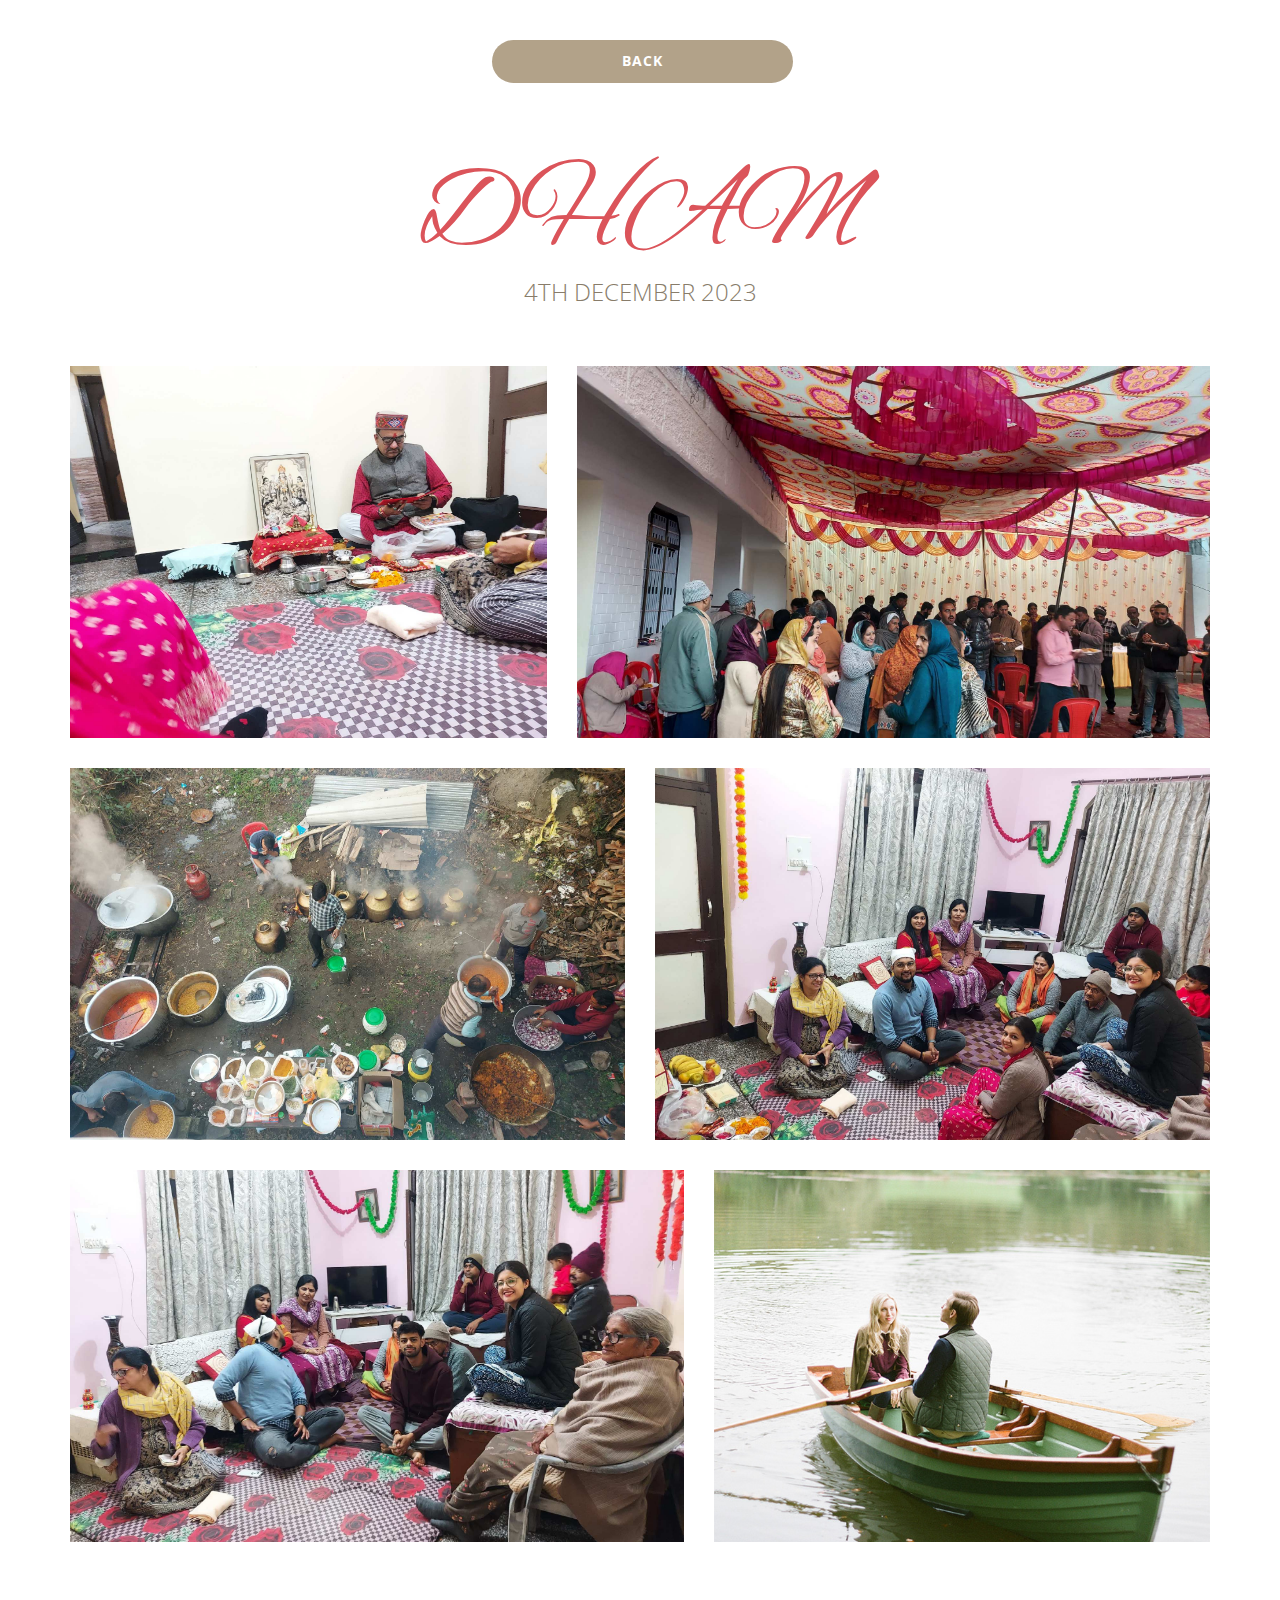
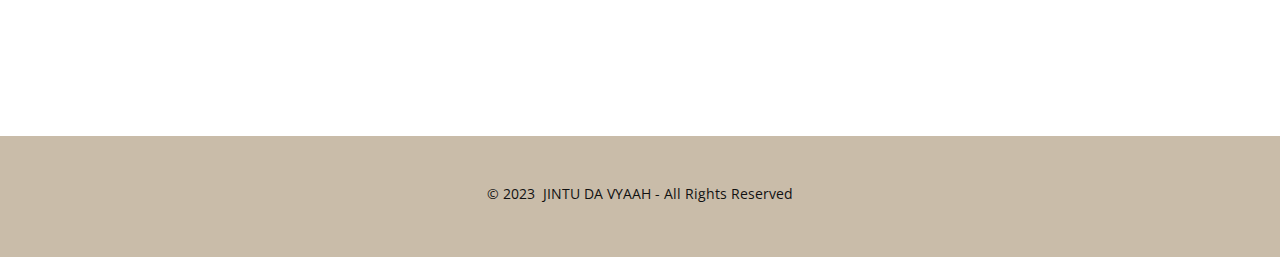
<file: mainEVENT.html>
<!DOCTYPE html>
<html style="font-size: 16px;" lang="en"><head>
    <meta name="viewport" content="width=device-width, initial-scale=1.0">
    <meta charset="utf-8">
    <meta name="keywords" content="DHAM">
    <meta name="description" content="">
    <title>mainEVENT</title>
    <link rel="stylesheet" href="nicepage.css" media="screen">
<link rel="stylesheet" href="mainEVENT.css" media="screen">
    <script class="u-script" type="text/javascript" src="jquery.js" defer=""></script>
    <script class="u-script" type="text/javascript" src="nicepage.js" defer=""></script>
    <meta name="generator" content="Nicepage 5.20.7, nicepage.com">
    <link id="u-theme-google-font" rel="stylesheet" href="https://fonts.googleapis.com/css?family=Montserrat:100,100i,200,200i,300,300i,400,400i,500,500i,600,600i,700,700i,800,800i,900,900i|Open+Sans:300,300i,400,400i,500,500i,600,600i,700,700i,800,800i">
    <link id="u-page-google-font" rel="stylesheet" href="https://fonts.googleapis.com/css?family=Alex+Brush:400">
    
    
    
    <script type="application/ld+json">{
		"@context": "http://schema.org",
		"@type": "Organization",
		"name": ""
}</script>
    <meta name="theme-color" content="#b2a289">
    <meta property="og:title" content="mainEVENT">
    <meta property="og:type" content="website">
  <meta data-intl-tel-input-cdn-path="intlTelInput/"></head>
  <body data-path-to-root="./" data-include-products="false" class="u-body u-xl-mode" data-lang="en"><header class="u-clearfix u-header u-header" id="sec-c043"><div class="u-clearfix u-sheet u-sheet-1">
        <a href="Home.html" class="u-btn u-btn-round u-button-style u-hover-palette-1-light-1 u-palette-1-base u-radius-50 u-btn-1">BACK</a>
      </div></header>
    <section class="u-align-center u-clearfix u-lightbox u-section-1" id="carousel_7489">
      <div class="u-clearfix u-sheet u-sheet-1">
        <h1 class="u-custom-font u-text u-text-palette-2-base u-text-1">DHAM</h1>
        <p class="u-text u-text-palette-1-dark-1 u-text-2">4TH DECEMBER 2023</p>
        <div class="data-layout-selected u-clearfix u-expanded-width u-gutter-30 u-layout-wrap u-layout-wrap-1">
          <div class="u-gutter-0 u-layout">
            <div class="u-layout-col">
              <div class="u-size-20">
                <div class="u-layout-row">
                  <div class="u-align-center u-container-style u-image u-layout-cell u-left-cell u-size-26 u-image-1" data-image-width="4000" data-image-height="3000">
                    <div class="u-container-layout"></div>
                  </div>
                  <div class="u-container-style u-image u-layout-cell u-right-cell u-size-34 u-image-2" data-image-width="4000" data-image-height="3000">
                    <div class="u-container-layout"></div>
                  </div>
                </div>
              </div>
              <div class="u-size-20">
                <div class="u-layout-row">
                  <div class="u-align-center u-container-style u-image u-layout-cell u-left-cell u-size-30 u-image-3" data-image-width="4000" data-image-height="3000">
                    <div class="u-container-layout"></div>
                  </div>
                  <div class="u-container-style u-image u-layout-cell u-right-cell u-size-30 u-image-4" data-image-width="4000" data-image-height="3000">
                    <div class="u-container-layout"></div>
                  </div>
                </div>
              </div>
              <div class="u-size-20">
                <div class="u-layout-row">
                  <div class="u-container-style u-image u-layout-cell u-left-cell u-size-33 u-image-5" data-image-width="4000" data-image-height="3000">
                    <div class="u-container-layout"></div>
                  </div>
                  <div class="u-container-style u-image u-layout-cell u-right-cell u-size-27 u-image-6">
                    <div class="u-container-layout"></div>
                  </div>
                </div>
              </div>
            </div>
          </div>
        </div>
      </div>
    </section>
    
    
    
    <footer class="u-align-center u-clearfix u-footer u-palette-1-light-1 u-footer" id="sec-0e24"><div class="u-clearfix u-sheet u-sheet-1">
        <p class="u-small-text u-text u-text-variant u-text-1">© 2023&nbsp; JINTU DA VYAAH -&nbsp;All Rights Reserved</p>
      </div></footer>
<span style="height: 64px; width: 64px; margin-left: 0px; margin-right: auto; margin-top: 0px; right: 20px; bottom: 20px;" class="u-back-to-top u-file-icon u-icon u-opacity u-opacity-85" data-href="#"><img src="images/4342129.png" alt=""></span>
  
</body></html>
</file>
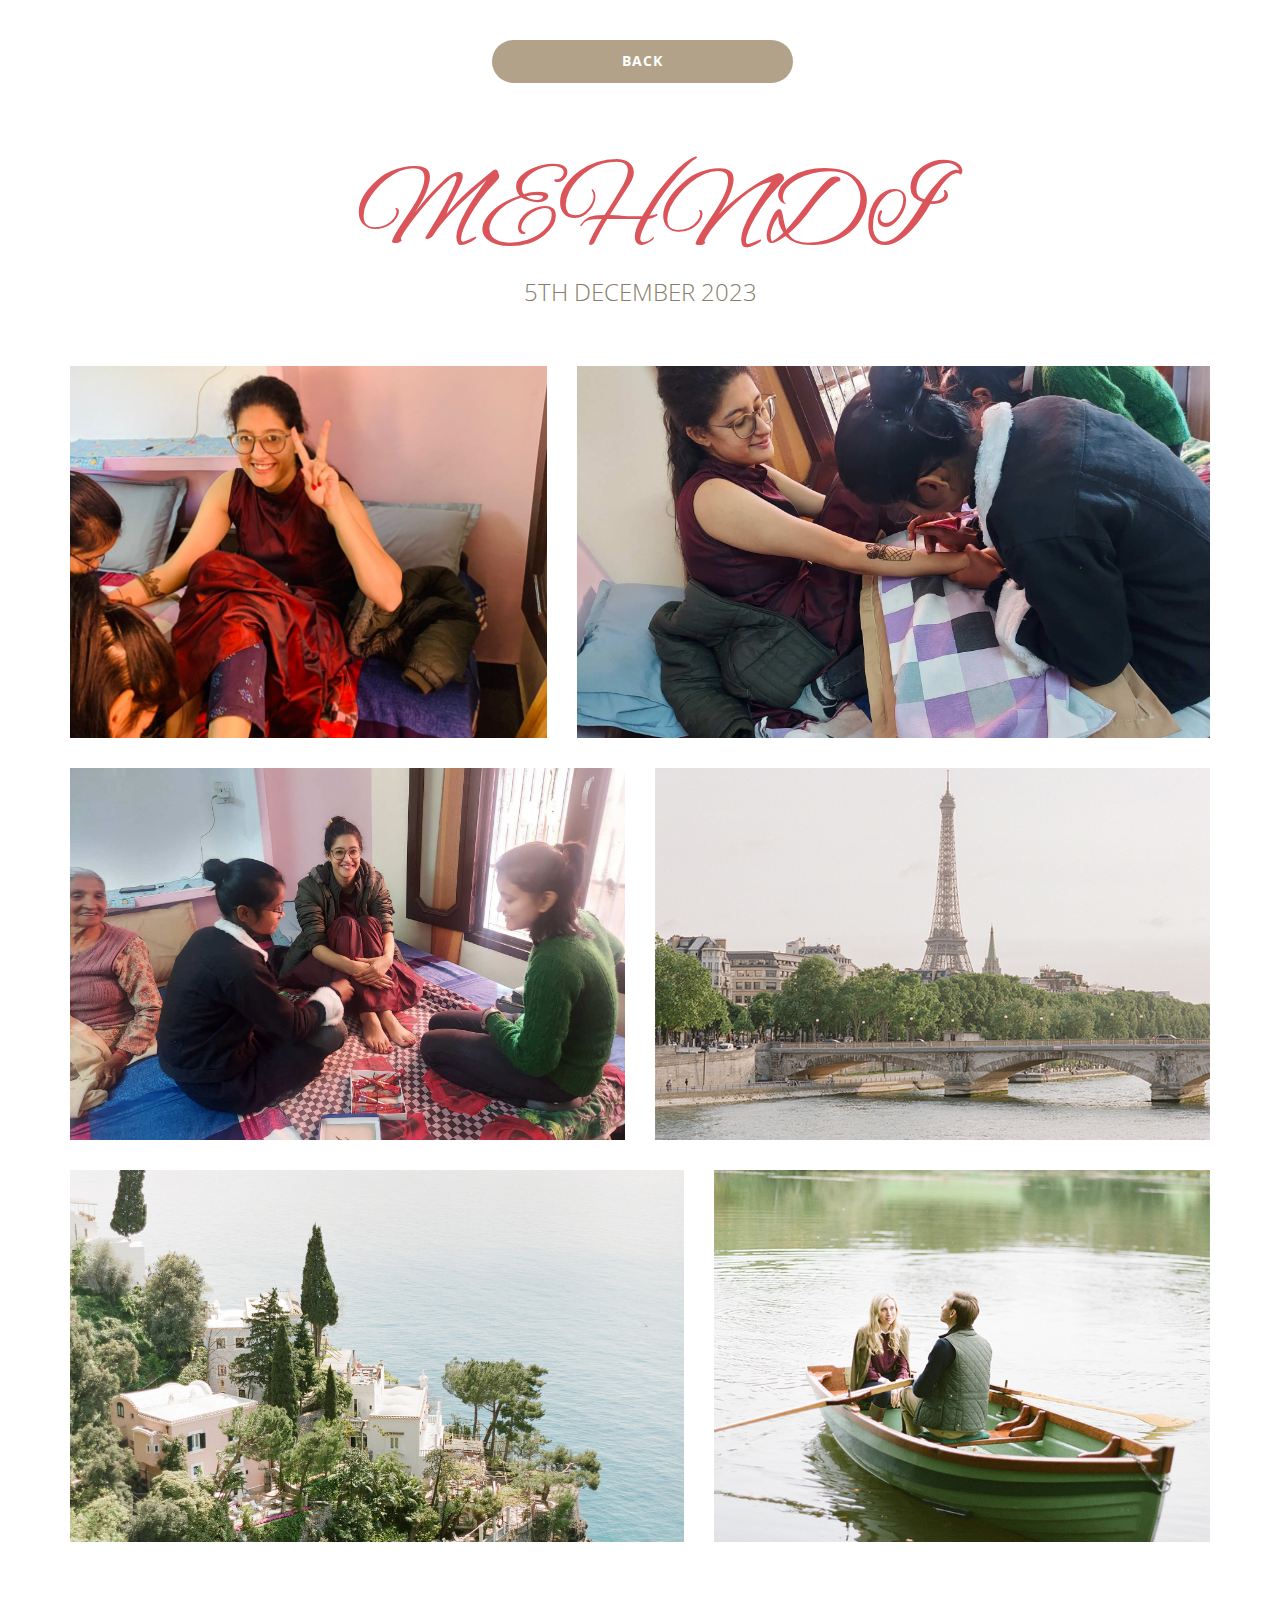
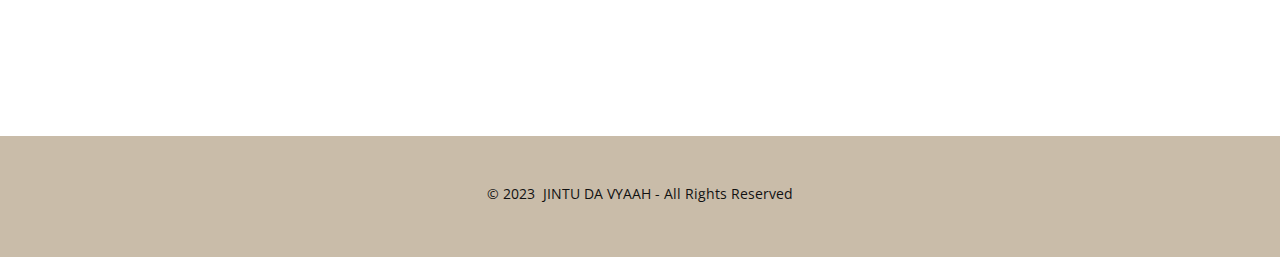
<file: MEHNDI.html>
<!DOCTYPE html>
<html style="font-size: 16px;" lang="en"><head>
    <meta name="viewport" content="width=device-width, initial-scale=1.0">
    <meta charset="utf-8">
    <meta name="keywords" content="DHAM">
    <meta name="description" content="">
    <title>MEHNDI</title>
    <link rel="stylesheet" href="nicepage.css" media="screen">
<link rel="stylesheet" href="MEHNDI.css" media="screen">
    <script class="u-script" type="text/javascript" src="jquery.js" defer=""></script>
    <script class="u-script" type="text/javascript" src="nicepage.js" defer=""></script>
    <meta name="generator" content="Nicepage 5.20.7, nicepage.com">
    <link id="u-theme-google-font" rel="stylesheet" href="https://fonts.googleapis.com/css?family=Montserrat:100,100i,200,200i,300,300i,400,400i,500,500i,600,600i,700,700i,800,800i,900,900i|Open+Sans:300,300i,400,400i,500,500i,600,600i,700,700i,800,800i">
    <link id="u-page-google-font" rel="stylesheet" href="https://fonts.googleapis.com/css?family=Alex+Brush:400">
    
    
    
    <script type="application/ld+json">{
		"@context": "http://schema.org",
		"@type": "Organization",
		"name": ""
}</script>
    <meta name="theme-color" content="#b2a289">
    <meta property="og:title" content="MEHNDI">
    <meta property="og:type" content="website">
  <meta data-intl-tel-input-cdn-path="intlTelInput/"></head>
  <body data-path-to-root="./" data-include-products="false" class="u-body u-xl-mode" data-lang="en"><header class="u-clearfix u-header u-header" id="sec-c043"><div class="u-clearfix u-sheet u-sheet-1">
        <a href="Home.html" class="u-btn u-btn-round u-button-style u-hover-palette-1-light-1 u-palette-1-base u-radius-50 u-btn-1">BACK</a>
      </div></header>
    <section class="u-align-center u-clearfix u-lightbox u-section-1" id="carousel_7489">
      <div class="u-clearfix u-sheet u-sheet-1">
        <h1 class="u-custom-font u-text u-text-palette-2-base u-text-1">MEHNDI</h1>
        <p class="u-text u-text-palette-1-dark-1 u-text-2">5TH DECEMBER 2023</p>
        <div class="data-layout-selected u-clearfix u-expanded-width u-gutter-30 u-layout-wrap u-layout-wrap-1">
          <div class="u-gutter-0 u-layout">
            <div class="u-layout-col">
              <div class="u-size-20">
                <div class="u-layout-row">
                  <div class="u-align-center u-container-style u-image u-layout-cell u-left-cell u-size-26 u-image-1" data-image-width="960" data-image-height="1280">
                    <div class="u-container-layout"></div>
                  </div>
                  <div class="u-container-style u-image u-layout-cell u-right-cell u-size-34 u-image-2" data-image-width="4000" data-image-height="3000">
                    <div class="u-container-layout"></div>
                  </div>
                </div>
              </div>
              <div class="u-size-20">
                <div class="u-layout-row">
                  <div class="u-align-center u-container-style u-image u-layout-cell u-left-cell u-size-30 u-image-3" data-image-width="4000" data-image-height="3000">
                    <div class="u-container-layout"></div>
                  </div>
                  <div class="u-container-style u-image u-layout-cell u-right-cell u-size-30 u-image-4">
                    <div class="u-container-layout"></div>
                  </div>
                </div>
              </div>
              <div class="u-size-20">
                <div class="u-layout-row">
                  <div class="u-container-style u-image u-layout-cell u-left-cell u-size-33 u-image-5">
                    <div class="u-container-layout"></div>
                  </div>
                  <div class="u-container-style u-image u-layout-cell u-right-cell u-size-27 u-image-6">
                    <div class="u-container-layout"></div>
                  </div>
                </div>
              </div>
            </div>
          </div>
        </div>
      </div>
    </section>
    
    
    
    <footer class="u-align-center u-clearfix u-footer u-palette-1-light-1 u-footer" id="sec-0e24"><div class="u-clearfix u-sheet u-sheet-1">
        <p class="u-small-text u-text u-text-variant u-text-1">© 2023&nbsp; JINTU DA VYAAH -&nbsp;All Rights Reserved</p>
      </div></footer>
<span style="height: 64px; width: 64px; margin-left: 0px; margin-right: auto; margin-top: 0px; right: 20px; bottom: 20px;" class="u-back-to-top u-file-icon u-icon u-opacity u-opacity-85" data-href="#"><img src="images/4342129.png" alt=""></span>
  
</body></html>
</file>
